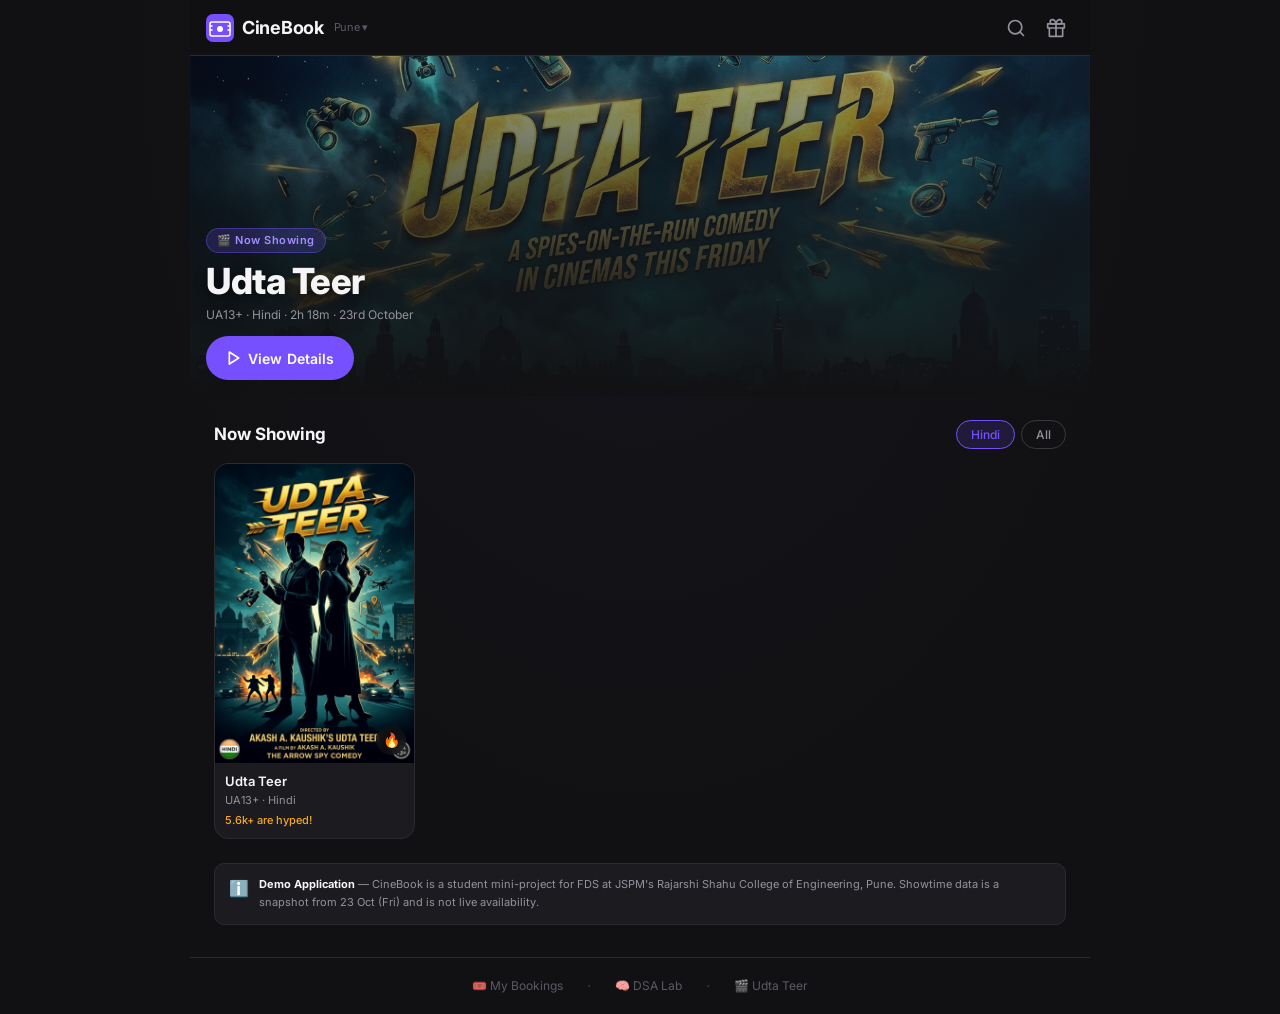
<file: index.html>
<!DOCTYPE html>
<html lang="en">
<head>
  <meta charset="UTF-8">
  <meta name="viewport" content="width=device-width, initial-scale=1.0">
  <meta name="description" content="CineBook — Book movie tickets for Udta Teer and more. Fast, easy, and reliable cinema booking for Pune theatres.">
  <title>CineBook — Movie Tickets</title>
  <link rel="stylesheet" href="styles.css">
</head>
<body>
<div class="page" id="home-page">

  <!-- ── Navigation Bar ─────────────────────────── -->
  <nav class="topbar">
    <div class="topbar-brand">
      <svg width="28" height="28" viewBox="0 0 28 28" fill="none" xmlns="http://www.w3.org/2000/svg" aria-hidden="true">
        <rect width="28" height="28" rx="7" fill="#7650FF"/>
        <rect x="4" y="8" width="20" height="14" rx="2" fill="none" stroke="#fff" stroke-width="1.5"/>
        <path d="M4 12h2M22 12h2M4 16h2M22 16h2" stroke="#fff" stroke-width="1.5" stroke-linecap="round"/>
        <circle cx="14" cy="15" r="3" fill="#fff"/>
      </svg>
      CineBook
      <span style="font-size:11px;font-weight:400;color:var(--text-muted);margin-left:2px;">Pune ▾</span>
    </div>
    <div class="topbar-actions">
      <button class="icon-btn" id="search-btn" aria-label="Search movies">
        <svg viewBox="0 0 24 24" fill="none" stroke="currentColor" stroke-width="2" stroke-linecap="round" stroke-linejoin="round">
          <circle cx="11" cy="11" r="8"/><path d="m21 21-4.35-4.35"/>
        </svg>
      </button>
      <button class="icon-btn" onclick="window.location.href='bookings.html'" aria-label="My bookings">
        <svg viewBox="0 0 24 24" fill="none" stroke="currentColor" stroke-width="2" stroke-linecap="round" stroke-linejoin="round">
          <path d="M20 12V22H4V12"/><path d="M22 7H2v5h20V7z"/><path d="M12 22V7"/><path d="M12 7H7.5a2.5 2.5 0 0 1 0-5C11 2 12 7 12 7z"/><path d="M12 7h4.5a2.5 2.5 0 0 0 0-5C13 2 12 7 12 7z"/>
        </svg>
      </button>
    </div>
  </nav>

  <!-- ── Search Overlay (hidden by default) ────── -->
  <div id="search-overlay" class="hidden" style="position:fixed;inset:0;z-index:200;background:rgba(17,17,19,0.97);padding:16px;">
    <div style="display:flex;gap:10px;align-items:center;margin-bottom:16px;">
      <input id="search-input" type="search" placeholder="Search movies…" class="form-input" style="flex:1;" autocomplete="off">
      <button onclick="closeSearch()" style="font-size:13px;color:var(--accent);font-weight:600;background:none;border:none;cursor:pointer;">Cancel</button>
    </div>
    <div id="search-results"></div>
  </div>

  <!-- ── Featured Hero ─────────────────────────── -->
  <section class="home-hero" id="hero-section" role="banner">
    <img src="backdrop.jpg" alt="Udta Teer cinematic backdrop" class="hero-backdrop" onerror="this.style.display='none'">
    <div class="hero-gradient"></div>
    <div class="hero-content">
      <div class="hero-badge">🎬 Now Showing</div>
      <h1 class="hero-title">Udta Teer</h1>
      <p class="hero-meta">UA13+ · Hindi · 2h 18m · 23rd October</p>
      <button class="btn btn-primary" id="hero-book-btn" onclick="goToMovieDetails('udta-teer')">
        <svg width="16" height="16" viewBox="0 0 24 24" fill="none" stroke="currentColor" stroke-width="2.5" stroke-linecap="round" stroke-linejoin="round" aria-hidden="true"><polygon points="5 3 19 12 5 21 5 3"/></svg>
        View Details
      </button>
    </div>
  </section>

  <!-- ── Currently Showing ─────────────────────── -->
  <main>
    <section class="home-section" id="now-showing-section">
      <div style="display:flex;align-items:center;justify-content:space-between;margin-bottom:14px;">
        <h2 class="section-title" style="margin:0;">Now Showing</h2>
        <div style="display:flex;gap:6px;">
          <button class="filter-chip active" id="filter-hindi" onclick="filterMovies('Hindi',this)">Hindi</button>
          <button class="filter-chip" id="filter-all" onclick="filterMovies('All',this)">All</button>
        </div>
      </div>
      <div class="movie-grid" id="movie-grid"></div>
    </section>

    <!-- ── Sample / Demo note ──────────────────── -->
    <section class="home-section">
      <div style="background:var(--bg-card);border:1px solid var(--border-subtle);border-radius:var(--radius-md);padding:12px 14px;display:flex;gap:10px;align-items:flex-start;">
        <span style="font-size:16px;flex-shrink:0;">ℹ️</span>
        <p style="font-size:11px;color:var(--text-secondary);line-height:1.6;margin:0;">
          <strong style="color:var(--text-primary);">Demo Application</strong> — CineBook is a student mini-project for FDS at JSPM's Rajarshi Shahu College of Engineering, Pune. Showtime data is a snapshot from 23 Oct (Fri) and is not live availability.
        </p>
      </div>
    </section>
  </main>

  <!-- ── Footer ─────────────────────────────────── -->
  <footer class="footer">
    <a href="bookings.html" class="footer-link">🎟️ My Bookings</a>
    <span style="color:var(--border);">·</span>
    <a href="dsa.html" class="footer-link">🧠 DSA Lab</a>
    <span style="color:var(--border);">·</span>
    <a href="movie.html" class="footer-link">🎬 Udta Teer</a>
  </footer>
</div>

<!-- Scripts -->
<script src="data.js"></script>
<script src="data-structures.js"></script>
<script src="app.js"></script>
<script>
"use strict";

// ── Home page specific logic ──────────────────────────
let currentFilter = "Hindi";

function goToMovieDetails(movieId) {
  App.Session.setMovie(movieId);
  window.location.href = "movie.html?id=" + movieId;
}

function renderMovieGrid(filter) {
  const grid = document.getElementById("movie-grid");
  if (!grid) return;

  // Use DSA linearSearch and bubbleSort to filter and sort
  let movies = CineData.MOVIES.slice();

  // Bubble sort by rating descending (demonstrating the DSA)
  const sorted = DSA.bubbleSort(movies, "rating", "desc").sorted;

  // Filter
  const filtered = filter === "All"
    ? sorted
    : sorted.filter(m => m.language === filter || m.id === "udta-teer");

  grid.innerHTML = filtered.map(movie => `
    <article class="movie-card" onclick="goToMovieDetails('${movie.id}')" role="button" tabindex="0"
      aria-label="View ${movie.title} details" id="movie-card-${movie.id}"
      onkeypress="if(event.key==='Enter') goToMovieDetails('${movie.id}')">
      <div class="movie-poster">
        ${movie.id === "udta-teer"
          ? `<img src="poster.jpg" alt="${movie.title} poster" loading="lazy" onerror="this.parentElement.innerHTML='<div class=\\'movie-poster-placeholder\\'><span style=\\'font-size:32px;\\'>🎬</span><br>${movie.title}</div>'">`
          : `<div class="movie-poster-placeholder" style="background:linear-gradient(135deg,${movie.posterBg||'#1C1C20'},#2d2d35);">
               <span style="font-size:32px;display:block;margin-bottom:6px;">🎬</span>
               <span>${movie.title}</span>
             </div>`
        }
        ${movie.releaseDate === "Re-release" ? '<div class="movie-card-badge">Re-release</div>' : ""}
        <button class="movie-hype-btn" onclick="event.stopPropagation();showToast('🔥 Added to hype!','success')" aria-label="Hype ${movie.title}">🔥</button>
      </div>
      <div class="movie-card-info">
        <div class="movie-card-title">${movie.title}</div>
        <div class="movie-card-meta">${movie.certification} · ${movie.language}</div>
        <div class="movie-card-hype">${movie.hypeCount || "New"} ${movie.hypeCount ? "are hyped!" : "release"}</div>
      </div>
    </article>
  `).join("");
}

function filterMovies(filter, btn) {
  currentFilter = filter;
  document.querySelectorAll(".filter-chip").forEach(b => b.classList.remove("active"));
  btn.classList.add("active");
  renderMovieGrid(filter);
}

// ── Search ─────────────────────────────────────────────
const searchBtn = document.getElementById("search-btn");
const searchOverlay = document.getElementById("search-overlay");
const searchInput = document.getElementById("search-input");
const searchResults = document.getElementById("search-results");

searchBtn.addEventListener("click", () => {
  searchOverlay.classList.remove("hidden");
  setTimeout(() => searchInput.focus(), 100);
});

function closeSearch() {
  searchOverlay.classList.add("hidden");
  searchInput.value = "";
  searchResults.innerHTML = "";
}

searchInput.addEventListener("input", () => {
  const q = searchInput.value.trim();
  if (!q) { searchResults.innerHTML = ""; return; }

  // Linear Search (DSA demo)
  const result = DSA.linearSearch(CineData.MOVIES, q, "title");
  const matches = CineData.MOVIES.filter(m => m.title.toLowerCase().includes(q.toLowerCase()));

  if (matches.length === 0) {
    searchResults.innerHTML = `<p style="color:var(--text-muted);font-size:13px;text-align:center;padding:32px 0;">No movies found for "<strong style='color:var(--text-secondary);'>${q}</strong>"</p>`;
    return;
  }

  searchResults.innerHTML = `
    <p style="font-size:11px;color:var(--text-muted);margin-bottom:10px;">
      🔍 Linear Search — scanned ${DSA.linearSearch(CineData.MOVIES,q,"title").steps} item(s)
    </p>
    <div style="display:flex;flex-direction:column;gap:10px;">
      ${matches.map(m => `
        <div onclick="goToMovieDetails('${m.id}');closeSearch()" style="display:flex;gap:12px;align-items:center;background:var(--bg-card);border:1px solid var(--border-subtle);border-radius:var(--radius-md);padding:12px;cursor:pointer;">
          <div style="width:36px;height:52px;border-radius:6px;background:var(--bg-surface);flex-shrink:0;display:flex;align-items:center;justify-content:center;font-size:18px;">🎬</div>
          <div>
            <div style="font-size:14px;font-weight:600;">${m.title}</div>
            <div style="font-size:12px;color:var(--text-secondary);">${m.certification} · ${m.language} · ${m.runtime||''}</div>
          </div>
        </div>
      `).join("")}
    </div>
  `;
});

// Close search on Escape
document.addEventListener("keydown", e => { if (e.key === "Escape") closeSearch(); });

// Init
document.addEventListener("DOMContentLoaded", () => {
  renderMovieGrid(currentFilter);
});

function showToast(msg, type) { App.showToast(msg, type); }
</script>
</body>
</html>
</file>
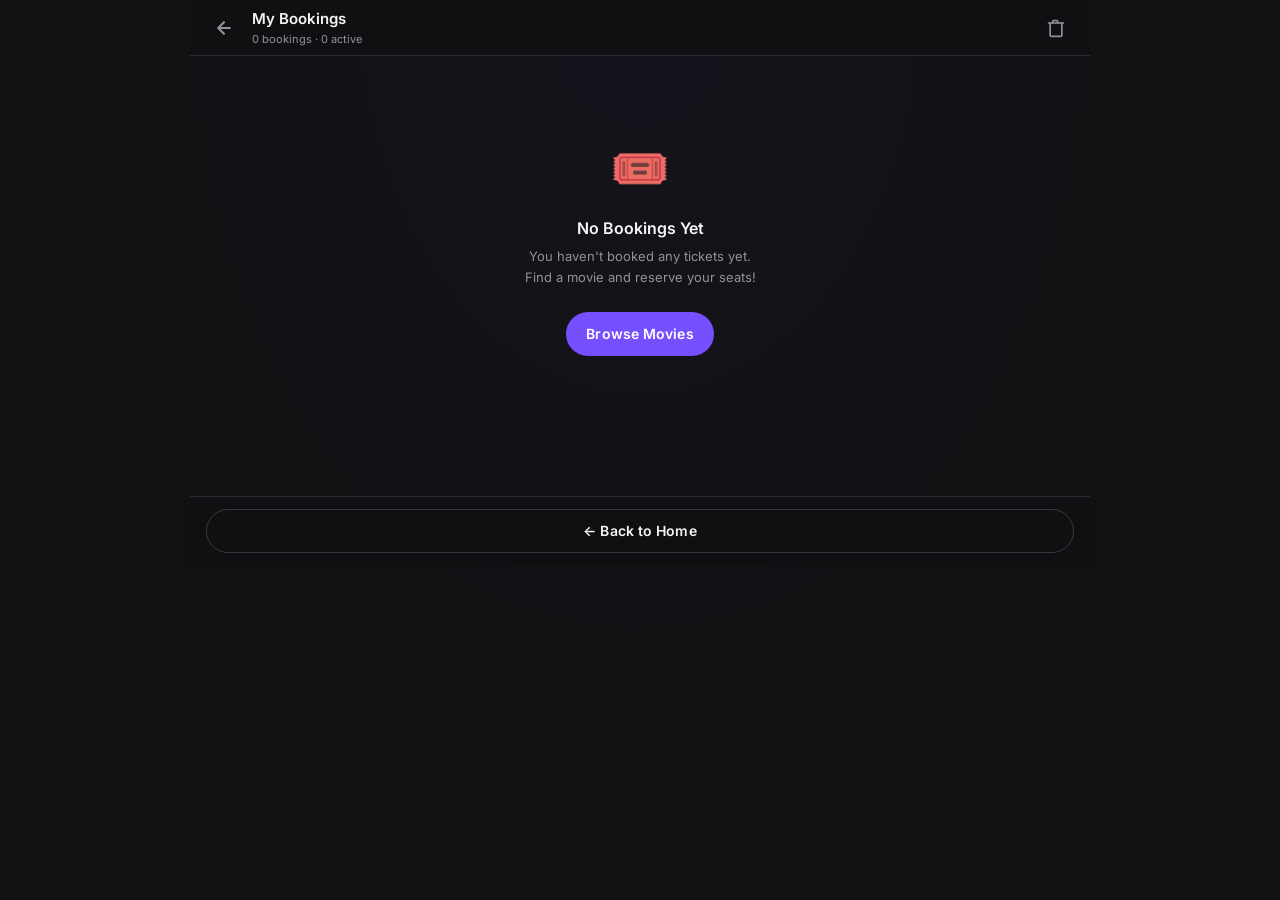
<file: bookings.html>
<!DOCTYPE html>
<html lang="en">
<head>
  <meta charset="UTF-8">
  <meta name="viewport" content="width=device-width, initial-scale=1.0">
  <meta name="description" content="View and manage your CineBook movie ticket bookings.">
  <title>My Bookings — CineBook</title>
  <link rel="stylesheet" href="styles.css">
</head>
<body>
<div class="page" id="bookings-page">

  <!-- ── Sub-page Bar ───────────────────────────── -->
  <nav class="subpage-bar">
    <button class="icon-btn" onclick="window.location.href='index.html'" aria-label="Go home">
      <svg viewBox="0 0 24 24" fill="none" stroke="currentColor" stroke-width="2.5" stroke-linecap="round" stroke-linejoin="round">
        <path d="M19 12H5M12 5l-7 7 7 7"/>
      </svg>
    </button>
    <div class="subpage-bar-center">
      <div class="subpage-title">My Bookings</div>
      <div class="subpage-meta" id="booking-count-meta">Loading…</div>
    </div>
    <button class="icon-btn" id="clear-all-btn" aria-label="Clear all bookings" onclick="clearAllBookings()" title="Clear all bookings (demo reset)">
      <svg viewBox="0 0 24 24" fill="none" stroke="currentColor" stroke-width="2" stroke-linecap="round" stroke-linejoin="round">
        <polyline points="3 6 5 6 21 6"/><path d="M19 6v14a2 2 0 0 1-2 2H7a2 2 0 0 1-2-2V6m3 0V4a1 1 0 0 1 1-1h4a1 1 0 0 1 1 1v2"/>
      </svg>
    </button>
  </nav>

  <!-- ── Bookings Body ──────────────────────────── -->
  <main class="bookings-body" id="bookings-body">
    <!-- rendered by JS -->
  </main>

  <!-- ── Footer ─────────────────────────────────── -->
  <div style="position:sticky;bottom:0;background:rgba(17,17,19,0.96);backdrop-filter:blur(12px);border-top:1px solid var(--border-subtle);padding:12px 16px;padding-bottom:max(12px,env(safe-area-inset-bottom));">
    <button class="btn btn-outline btn-full" onclick="window.location.href='index.html'">
      ← Back to Home
    </button>
  </div>
</div>

<!-- Cancel Confirmation Dialog -->
<div id="cancel-dialog" class="hidden" style="position:fixed;inset:0;z-index:300;background:rgba(0,0,0,0.7);display:flex;align-items:flex-end;justify-content:center;">
  <div style="background:var(--bg-card);border-radius:var(--radius-xl) var(--radius-xl) 0 0;padding:24px 20px;width:100%;max-width:480px;border-top:1px solid var(--border);">
    <h2 style="font-size:17px;font-weight:700;margin-bottom:8px;">Cancel Booking?</h2>
    <p style="font-size:13px;color:var(--text-secondary);margin-bottom:20px;">
      This will cancel your booking and release your seats. This action cannot be undone.
    </p>
    <div style="display:flex;gap:10px;">
      <button class="btn btn-outline" style="flex:1;" onclick="closeCancelDialog()">Keep Booking</button>
      <button class="btn btn-danger" style="flex:1;" id="confirm-cancel-btn" onclick="executeCancel()">Cancel Booking</button>
    </div>
  </div>
</div>

<script src="data.js"></script>
<script src="data-structures.js"></script>
<script src="app.js"></script>
<script>
"use strict";

let cancelTargetId = null;

// ── Render Bookings ───────────────────────────────────
function renderBookings() {
  const body = document.getElementById("bookings-body");
  const bookings = DSA.getAllBookings();

  const meta = document.getElementById("booking-count-meta");
  const total = bookings.length;
  const confirmed = bookings.filter(b => b.status === "confirmed").length;
  meta.textContent = `${total} booking${total !== 1 ? "s" : ""} · ${confirmed} active`;

  if (bookings.length === 0) {
    body.innerHTML = `
      <div class="empty-state">
        <div class="empty-state-icon">🎟️</div>
        <div class="empty-state-title">No Bookings Yet</div>
        <div class="empty-state-desc">
          You haven't booked any tickets yet.<br>
          Find a movie and reserve your seats!
        </div>
        <button class="btn btn-primary" onclick="window.location.href='index.html'" style="margin-top:24px;">
          Browse Movies
        </button>
      </div>
    `;
    return;
  }

  body.innerHTML = bookings.map(booking => renderBookingCard(booking)).join("");

  // Bind cancel buttons
  body.querySelectorAll(".cancel-booking-btn[data-booking-id]").forEach(btn => {
    btn.addEventListener("click", () => openCancelDialog(btn.dataset.bookingId));
  });
}

function renderBookingCard(booking) {
  const isCancelled = booking.status === "cancelled";
  const seats = Array.isArray(booking.seats)
    ? booking.seats.map(s => s.id).join(", ")
    : "—";

  const bookingDate = new Date(booking.createdAt);
  const timeStr = isNaN(bookingDate)
    ? ""
    : ` · Booked ${bookingDate.toLocaleDateString("en-IN", { day:"numeric", month:"short" })}`;

  const cancelBtn = !isCancelled
    ? `<button class="btn btn-danger cancel-booking-btn" data-booking-id="${booking.id}"
        style="padding:6px 14px;height:34px;font-size:12px;">Cancel</button>`
    : `<span style="font-size:11px;color:var(--text-muted);">Cancelled on ${new Date(booking.cancelledAt||"").toLocaleDateString("en-IN",{day:"numeric",month:"short"})||""}</span>`;

  return `
    <div class="booking-list-item ${isCancelled ? "cancelled" : ""}" id="booking-${booking.id}">
      <div class="booking-item-header">
        <div class="booking-item-movie">${booking.movieTitle}</div>
        <div class="booking-status-badge ${isCancelled ? "status-cancelled" : "status-confirmed"}">
          ${isCancelled ? "Cancelled" : "Confirmed"}
        </div>
      </div>

      <div class="booking-item-meta">
        <strong>${booking.theatreName}</strong><br>
        ${booking.date} · ${booking.showTime}${booking.showFormat && booking.showFormat !== "Standard" ? " · " + booking.showFormat : ""}<br>
        Seats: <strong>${seats}</strong>${timeStr}
      </div>

      <div class="booking-item-footer">
        <div>
          <div class="booking-item-total">₹${booking.total.toLocaleString("en-IN")}</div>
          <div class="booking-item-id">${booking.id}</div>
        </div>
        <div style="display:flex;gap:8px;align-items:center;">
          <button class="btn btn-ghost" style="padding:6px 12px;height:34px;font-size:12px;"
            onclick="window.location.href='confirmation.html?id=${booking.id}'">
            View Ticket
          </button>
          ${cancelBtn}
        </div>
      </div>
    </div>
  `;
}

// ── Cancel Dialog ─────────────────────────────────────
function openCancelDialog(bookingId) {
  cancelTargetId = bookingId;
  document.getElementById("cancel-dialog").classList.remove("hidden");
  document.getElementById("cancel-dialog").style.display = "flex";
}
function closeCancelDialog() {
  cancelTargetId = null;
  document.getElementById("cancel-dialog").classList.add("hidden");
  document.getElementById("cancel-dialog").style.display = "";
}
function executeCancel() {
  if (!cancelTargetId) return;

  const booking = DSA.getBookingById(cancelTargetId);
  if (!booking) { closeCancelDialog(); return; }

  // Release seats in LocalStorage
  const seatIds = booking.seats.map(s => s.id);
  DSA.releaseSeats(booking.theatreId, booking.showId, seatIds);

  // Update booking status in linked list
  DSA.cancelBooking(cancelTargetId);

  closeCancelDialog();
  App.showToast("Booking cancelled. Seats released.", "info");
  renderBookings();
}

// ── Clear All (demo reset) ────────────────────────────
function clearAllBookings() {
  if (!confirm("Delete all bookings and reset seat availability? This is a demo reset.")) return;
  localStorage.removeItem("cinebook_bookings");
  // Clear all seat availability keys
  const keys = Object.keys(localStorage).filter(k => k.startsWith("cinebook_seats_"));
  keys.forEach(k => localStorage.removeItem(k));
  // Reset linked list
  DSA.bookingList.head = null;
  DSA.bookingList.count = 0;
  renderBookings();
  App.showToast("All demo bookings cleared.", "info");
}

// ── Init ──────────────────────────────────────────────
document.addEventListener("DOMContentLoaded", renderBookings);

// Close dialog when clicking backdrop
document.getElementById("cancel-dialog")?.addEventListener("click", function(e) {
  if (e.target === this) closeCancelDialog();
});
</script>
</body>
</html>
</file>
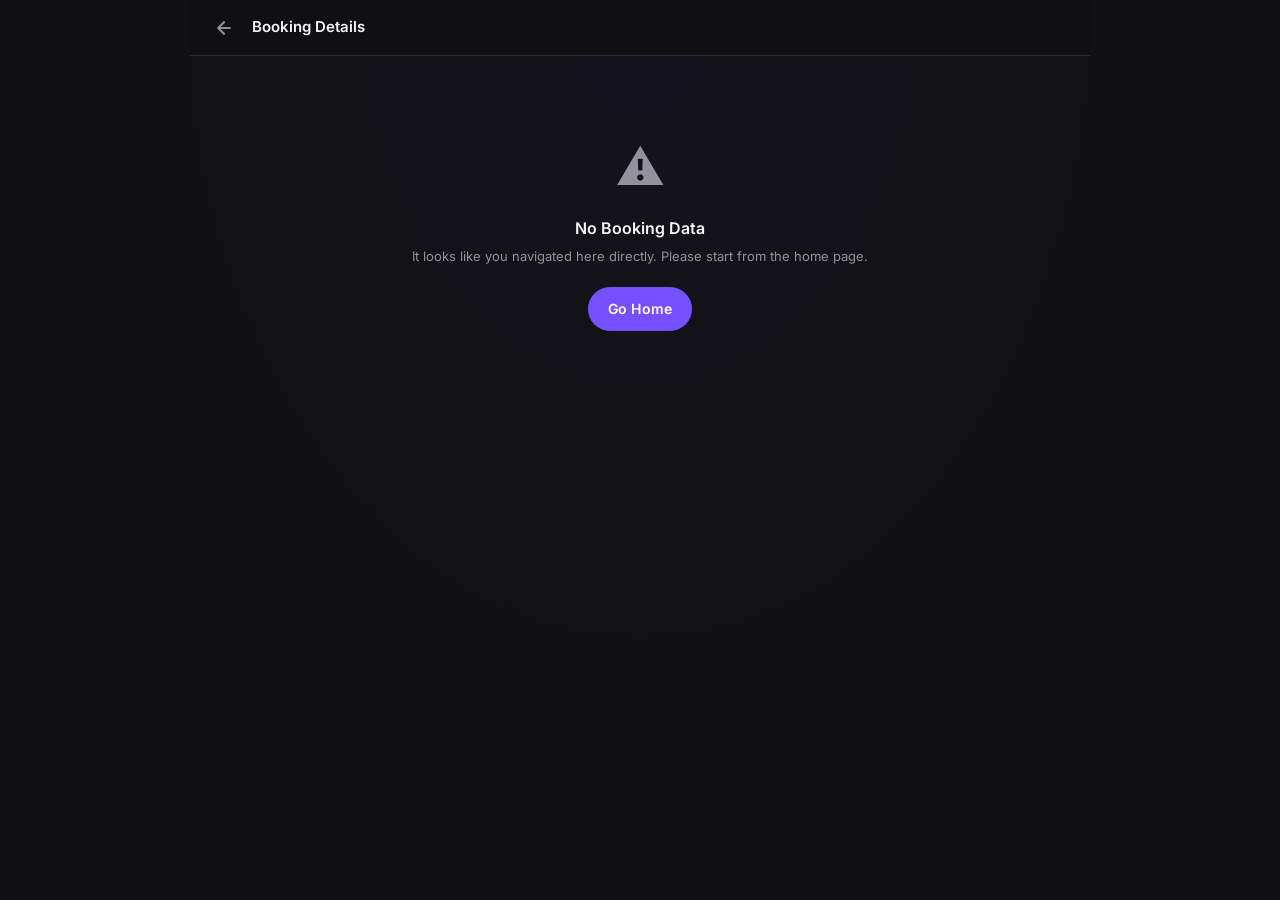
<file: checkout.html>
<!DOCTYPE html>
<html lang="en">
<head>
  <meta charset="UTF-8">
  <meta name="viewport" content="width=device-width, initial-scale=1.0">
  <meta name="description" content="Review and confirm your CineBook movie ticket booking.">
  <title>Checkout — CineBook</title>
  <link rel="stylesheet" href="styles.css">
</head>
<body>
<div class="page" id="checkout-page">

  <!-- ── Sub-page Bar ───────────────────────────── -->
  <nav class="subpage-bar">
    <button class="icon-btn" onclick="App.goBack()" aria-label="Go back to seat selection">
      <svg viewBox="0 0 24 24" fill="none" stroke="currentColor" stroke-width="2.5" stroke-linecap="round" stroke-linejoin="round">
        <path d="M19 12H5M12 5l-7 7 7 7"/>
      </svg>
    </button>
    <div class="subpage-bar-center">
      <div class="subpage-title">Booking Details</div>
    </div>
  </nav>

  <!-- ── Checkout Body ─────────────────────────── -->
  <main class="checkout-body" id="checkout-body">

    <!-- Availability error -->
    <div id="availability-error" class="hidden"
      style="background:var(--red-dim);border:1px solid rgba(255,59,48,0.3);border-radius:var(--radius-md);padding:12px;margin-bottom:16px;font-size:13px;color:var(--red);display:flex;gap:8px;align-items:flex-start;">
      <span>⚠</span>
      <div>
        <strong>Seat Availability Changed</strong><br>
        <span id="availability-error-msg">Some of your selected seats are no longer available.</span>
        <br><button onclick="App.goBack()" style="color:var(--accent);font-weight:600;font-size:12px;background:none;border:none;cursor:pointer;margin-top:4px;">← Re-select seats</button>
      </div>
    </div>

    <!-- Movie card -->
    <div class="checkout-movie-card">
      <div class="checkout-poster">
        <img src="poster.jpg" alt="Udta Teer" style="width:100%;height:100%;object-fit:cover;"
          onerror="this.parentElement.innerHTML='🎬'">
      </div>
      <div class="checkout-movie-info">
        <div class="checkout-movie-title">Udta Teer</div>
        <div class="checkout-movie-meta">UA13+ · Hindi · 2h 18m</div>
        <div style="margin-top:4px;font-size:11px;color:var(--text-muted);">Released 23rd October</div>
      </div>
    </div>

    <!-- Booking detail block -->
    <div class="detail-block">
      <div class="detail-row">
        <span class="detail-key">Theatre</span>
        <span class="detail-val" id="detail-theatre">—</span>
      </div>
      <div class="detail-row">
        <span class="detail-key">Date</span>
        <span class="detail-val" id="detail-date">—</span>
      </div>
      <div class="detail-row">
        <span class="detail-key">Showtime</span>
        <span class="detail-val" id="detail-show">—</span>
      </div>
      <div class="detail-row">
        <span class="detail-key">Format</span>
        <span class="detail-val" id="detail-format">Standard</span>
      </div>
      <div class="detail-row">
        <span class="detail-key">Seats</span>
        <span class="detail-val" id="detail-seats">—</span>
      </div>
    </div>

    <!-- Seat price breakdown -->
    <div class="detail-block" id="price-breakdown">
      <!-- filled by JS -->
    </div>

    <!-- Contact form -->
    <div class="detail-block" style="padding:14px;">
      <div style="font-size:13px;font-weight:700;margin-bottom:14px;">Your Details</div>

      <div class="form-group">
        <label for="guest-name" class="form-label">Full Name *</label>
        <input type="text" id="guest-name" class="form-input" placeholder="Enter your name" autocomplete="name">
        <div class="form-error" id="name-error">Please enter your name.</div>
      </div>

      <div class="form-group">
        <label for="guest-email" class="form-label">Email Address *</label>
        <input type="email" id="guest-email" class="form-input" placeholder="you@email.com" autocomplete="email">
        <div class="form-error" id="email-error">Please enter a valid email address.</div>
      </div>

      <div class="form-group">
        <label for="guest-phone" class="form-label">Mobile Number *</label>
        <input type="tel" id="guest-phone" class="form-input" placeholder="10-digit mobile number" autocomplete="tel" maxlength="10">
        <div class="form-error" id="phone-error">Please enter a valid 10-digit mobile number.</div>
      </div>
    </div>

    <!-- Notice -->
    <div style="background:var(--bg-card);border:1px solid var(--border-subtle);border-radius:var(--radius-md);padding:12px 14px;margin-bottom:16px;display:flex;gap:10px;">
      <span style="font-size:14px;flex-shrink:0;">🔒</span>
      <p style="font-size:11px;color:var(--text-secondary);line-height:1.6;margin:0;">
        This is a <strong style="color:var(--text-primary);">demonstration booking</strong>. No real payment or personal data is processed. Seats are reserved in this demo application only.
      </p>
    </div>
  </main>

  <!-- ── Sticky Confirm Bar ─────────────────────── -->
  <div class="book-bar" style="display:flex;flex-direction:column;gap:10px;">
    <div style="display:flex;justify-content:space-between;align-items:center;">
      <div>
        <div style="font-size:11px;color:var(--text-secondary);">Total Amount</div>
        <div style="font-size:20px;font-weight:800;color:var(--accent);">₹<span id="total-display">0</span></div>
      </div>
      <button class="btn btn-outline" onclick="App.goBack()">← Back to Seats</button>
    </div>
    <button class="btn btn-primary btn-full btn-lg" id="confirm-btn" onclick="confirmBooking()">
      Confirm Booking
    </button>
  </div>
</div>

<script src="data.js"></script>
<script src="data-structures.js"></script>
<script src="app.js"></script>
<script>
"use strict";

let pageTheatre = null;
let pageShow = null;
let pageDate = "";
let pageSeats = [];

document.addEventListener("DOMContentLoaded", () => {
  const theatreId = App.getParam("theatre") || App.Session.getTheatre();
  const showId    = App.getParam("show")    || App.Session.getShow();
  pageDate        = App.getParam("date")
    ? decodeURIComponent(App.getParam("date"))
    : (App.Session.getDate() || "23 Oct");
  pageSeats       = App.Session.getSeats();

  if (!theatreId || !showId || !pageSeats || pageSeats.length === 0) {
    document.getElementById("checkout-body").innerHTML = `
      <div class="empty-state">
        <div class="empty-state-icon">⚠️</div>
        <div class="empty-state-title">No Booking Data</div>
        <div class="empty-state-desc">It looks like you navigated here directly. Please start from the home page.</div>
        <button class="btn btn-primary" onclick="window.location.href='index.html'" style="margin-top:20px;">Go Home</button>
      </div>`;
    document.querySelector(".book-bar").style.display = "none";
    return;
  }

  pageTheatre = CineData.getTheatreById(theatreId);
  const showResult = CineData.getShowById(theatreId, showId);
  pageShow = showResult ? showResult.show : null;

  if (!pageTheatre || !pageShow) {
    App.showToast("Could not load booking details.", "error");
    return;
  }

  // Check seat availability
  const seatIds = pageSeats.map(s => s.id);
  if (!DSA.areSeatsAvailable(theatreId, showId, seatIds)) {
    const errorEl = document.getElementById("availability-error");
    errorEl.classList.remove("hidden");
    document.getElementById("availability-error-msg").textContent =
      "One or more of your selected seats have already been booked. Please go back and select different seats.";
    document.getElementById("confirm-btn").disabled = true;
    document.getElementById("confirm-btn").style.opacity = "0.4";
  }

  renderDetails();
});

function renderDetails() {
  document.getElementById("detail-theatre").textContent = pageTheatre.fullName;
  document.getElementById("detail-date").textContent    = pageDate;
  document.getElementById("detail-show").textContent    = pageShow.time;
  document.getElementById("detail-format").textContent  = pageShow.format || "Standard";
  document.getElementById("detail-seats").textContent   = pageSeats.map(s => s.id).join(", ");

  // Price breakdown
  const breakdown = document.getElementById("price-breakdown");
  const groups = {};
  pageSeats.forEach(s => {
    const key = `${s.category}|${s.price}`;
    if (!groups[key]) groups[key] = { category: s.category, price: s.price, count: 0, seats: [] };
    groups[key].count++;
    groups[key].seats.push(s.id);
  });

  const total = pageSeats.reduce((sum, s) => sum + s.price, 0);

  breakdown.innerHTML = `
    <div style="font-size:13px;font-weight:700;margin-bottom:12px;">Price Breakdown</div>
    ${Object.values(groups).map(g => {
      const catInfo = CineData.SEAT_CATEGORIES[g.category] || { label: g.category };
      return `
        <div class="detail-row">
          <div>
            <div class="detail-key">${catInfo.label}</div>
            <div style="font-size:10px;color:var(--text-muted);">${g.seats.join(", ")}</div>
          </div>
          <span class="detail-val">${g.count} × ₹${g.price} = ₹${(g.count * g.price).toLocaleString("en-IN")}</span>
        </div>
      `;
    }).join("")}
    <div class="total-row">
      <span class="total-label">Total</span>
      <span class="total-amount">₹${total.toLocaleString("en-IN")}</span>
    </div>
  `;

  document.getElementById("total-display").textContent = total.toLocaleString("en-IN");
  document.title = `Checkout ₹${total} — CineBook`;
}

// ── Validation ────────────────────────────────────────
function validateForm() {
  let valid = true;
  const name  = document.getElementById("guest-name").value.trim();
  const email = document.getElementById("guest-email").value.trim();
  const phone = document.getElementById("guest-phone").value.trim();

  const nameErr  = document.getElementById("name-error");
  const emailErr = document.getElementById("email-error");
  const phoneErr = document.getElementById("phone-error");

  if (!name || name.length < 2) {
    nameErr.classList.add("visible"); valid = false;
  } else {
    nameErr.classList.remove("visible");
  }

  const emailRx = /^[^\s@]+@[^\s@]+\.[^\s@]+$/;
  if (!email || !emailRx.test(email)) {
    emailErr.classList.add("visible"); valid = false;
  } else {
    emailErr.classList.remove("visible");
  }

  const phoneRx = /^\d{10}$/;
  if (!phone || !phoneRx.test(phone)) {
    phoneErr.classList.add("visible"); valid = false;
  } else {
    phoneErr.classList.remove("visible");
  }

  return valid;
}

// ── Confirm Booking ───────────────────────────────────
function confirmBooking() {
  if (!validateForm()) {
    App.showToast("Please fill in all required fields correctly.", "error");
    return;
  }

  const seatIds = pageSeats.map(s => s.id);

  // Final availability check
  if (!DSA.areSeatsAvailable(pageTheatre.id, pageShow.id, seatIds)) {
    document.getElementById("availability-error").classList.remove("hidden");
    document.getElementById("availability-error-msg").textContent =
      "Some seats are no longer available. Please go back and re-select.";
    App.showToast("Seat availability conflict. Please re-select seats.", "error");
    return;
  }

  // Occupy seats in LocalStorage
  DSA.occupySeats(pageTheatre.id, pageShow.id, seatIds);

  // Build booking record
  const total = pageSeats.reduce((sum, s) => sum + s.price, 0);
  const bookingData = {
    movieId:     "udta-teer",
    movieTitle:  "Udta Teer",
    theatreId:   pageTheatre.id,
    theatreName: pageTheatre.fullName,
    date:        pageDate,
    showId:      pageShow.id,
    showTime:    pageShow.time,
    showFormat:  pageShow.format || "Standard",
    seats:       pageSeats.map(s => ({ id: s.id, category: s.category, price: s.price })),
    total:       total,
    guestName:   document.getElementById("guest-name").value.trim(),
    guestEmail:  document.getElementById("guest-email").value.trim(),
    guestPhone:  document.getElementById("guest-phone").value.trim()
  };

  // Add to linked list (DSA) and persist
  const booking = DSA.addBooking(bookingData);
  App.Session.setLastBooking(booking);
  App.Session.clearSeats();

  // Navigate to confirmation
  window.location.href = `confirmation.html?id=${booking.id}`;
}

// Live validation
["guest-name","guest-email","guest-phone"].forEach(id => {
  document.getElementById(id)?.addEventListener("input", () => {
    const errId = id.replace("guest-","") + "-error";
    document.getElementById(errId)?.classList.remove("visible");
  });
});
</script>
</body>
</html>
</file>
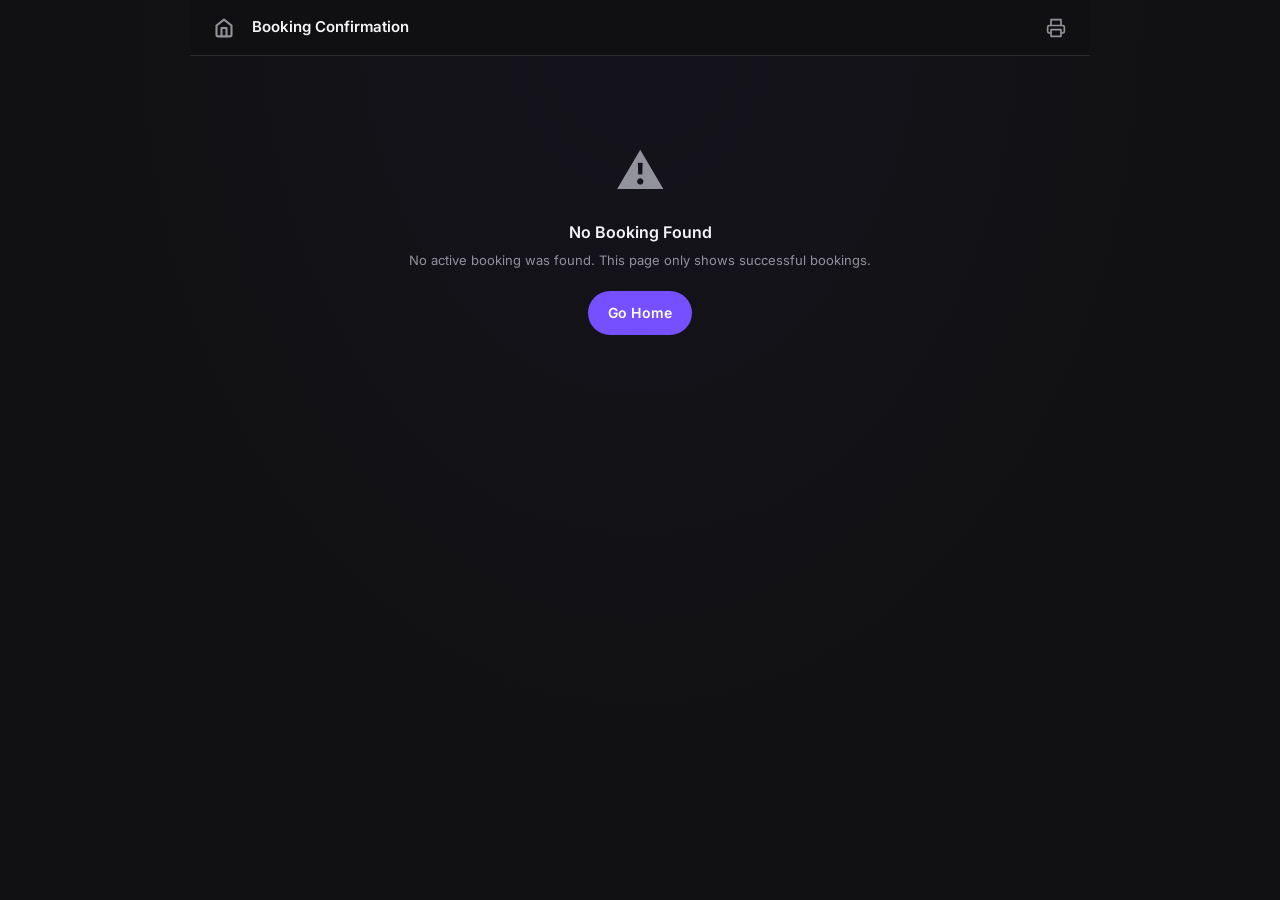
<file: confirmation.html>
<!DOCTYPE html>
<html lang="en">
<head>
  <meta charset="UTF-8">
  <meta name="viewport" content="width=device-width, initial-scale=1.0">
  <meta name="description" content="Booking Confirmed! Your CineBook movie ticket booking is confirmed.">
  <title>Booking Confirmed — CineBook</title>
  <link rel="stylesheet" href="styles.css">
  <style>
    .confirm-page-body {
      padding: 24px 16px 100px;
      max-width: 480px;
      margin: 0 auto;
    }
    @keyframes pop-in {
      0%   { transform: scale(0.7); opacity: 0; }
      70%  { transform: scale(1.08); }
      100% { transform: scale(1); opacity: 1; }
    }
    .success-icon-anim {
      animation: pop-in 0.45s cubic-bezier(0.34,1.56,0.64,1) both;
    }
    @keyframes fade-up {
      from { opacity: 0; transform: translateY(16px); }
      to   { opacity: 1; transform: translateY(0); }
    }
    .fade-up { animation: fade-up 0.4s ease both; }
    .fade-up-1 { animation-delay: 0.15s; }
    .fade-up-2 { animation-delay: 0.25s; }
    .fade-up-3 { animation-delay: 0.35s; }

    /* QR grid pattern */
    .qr-grid {
      display: grid;
      grid-template-columns: repeat(7, 1fr);
      gap: 2px;
      padding: 8px;
      width: 80px;
      height: 80px;
    }
    .qr-cell {
      border-radius: 1px;
    }
  </style>
</head>
<body>
<div class="page" id="confirmation-page">

  <!-- ── Sub-page Bar ───────────────────────────── -->
  <nav class="subpage-bar">
    <button class="icon-btn" onclick="window.location.href='index.html'" aria-label="Go home">
      <svg viewBox="0 0 24 24" fill="none" stroke="currentColor" stroke-width="2.5" stroke-linecap="round" stroke-linejoin="round">
        <path d="M3 9l9-7 9 7v11a2 2 0 0 1-2 2H5a2 2 0 0 1-2-2z"/>
        <polyline points="9 22 9 12 15 12 15 22"/>
      </svg>
    </button>
    <div class="subpage-bar-center">
      <div class="subpage-title">Booking Confirmation</div>
    </div>
    <button class="icon-btn" onclick="window.print()" aria-label="Print ticket">
      <svg viewBox="0 0 24 24" fill="none" stroke="currentColor" stroke-width="2" stroke-linecap="round" stroke-linejoin="round">
        <polyline points="6 9 6 2 18 2 18 9"/><path d="M6 18H4a2 2 0 0 1-2-2v-5a2 2 0 0 1 2-2h16a2 2 0 0 1 2 2v5a2 2 0 0 1-2 2h-2"/><rect x="6" y="14" width="12" height="8"/>
      </svg>
    </button>
  </nav>

  <!-- ── Not Found State ───────────────────────── -->
  <div id="not-found-state" class="hidden">
    <div class="empty-state" style="padding:80px 32px;">
      <div class="empty-state-icon">⚠️</div>
      <div class="empty-state-title">No Booking Found</div>
      <div class="empty-state-desc">No active booking was found. This page only shows successful bookings.</div>
      <button class="btn btn-primary" onclick="window.location.href='index.html'" style="margin-top:20px;">Go Home</button>
    </div>
  </div>

  <!-- ── Confirmation Body ──────────────────────── -->
  <div id="confirmation-body" class="confirm-page-body hidden">

    <!-- Success icon -->
    <div style="text-align:center;margin-bottom:16px;">
      <div class="confirm-success-icon success-icon-anim">✓</div>
      <h1 style="font-size:20px;font-weight:800;margin-bottom:4px;" class="fade-up fade-up-1">Booking Confirmed!</h1>
      <p style="font-size:13px;color:var(--text-secondary);" class="fade-up fade-up-1">
        Your tickets have been reserved successfully.
      </p>
    </div>

    <!-- Booking ID -->
    <div class="booking-id-display fade-up fade-up-2">
      <div class="booking-id-label">Booking ID</div>
      <div class="booking-id-value" id="conf-booking-id">—</div>
    </div>

    <!-- Ticket card -->
    <div class="ticket-card fade-up fade-up-2" id="ticket-card">
      <div class="ticket-header">
        <div class="ticket-header-title" id="ticket-movie">Udta Teer</div>
        <div class="ticket-header-sub" id="ticket-lang">Hindi · UA13+ · 2h 18m</div>
      </div>

      <!-- Divider -->
      <div class="ticket-divider">
        <div class="ticket-notch"></div>
        <div class="ticket-dash-line"></div>
        <div class="ticket-notch"></div>
      </div>

      <!-- Body -->
      <div class="ticket-body">
        <div class="ticket-row">
          <span class="ticket-key">Theatre</span>
          <span class="ticket-val" id="ticket-theatre">—</span>
        </div>
        <div class="ticket-row">
          <span class="ticket-key">Date</span>
          <span class="ticket-val" id="ticket-date">—</span>
        </div>
        <div class="ticket-row">
          <span class="ticket-key">Showtime</span>
          <span class="ticket-val" id="ticket-show">—</span>
        </div>
        <div class="ticket-row">
          <span class="ticket-key">Format</span>
          <span class="ticket-val" id="ticket-format">Standard</span>
        </div>
        <div class="ticket-row">
          <span class="ticket-key">Seats</span>
          <span class="ticket-val" id="ticket-seats">—</span>
        </div>
        <div class="ticket-row">
          <span class="ticket-key">Guest</span>
          <span class="ticket-val" id="ticket-guest">—</span>
        </div>
      </div>

      <!-- Price section -->
      <div style="background:var(--bg-surface);padding:14px 16px;">
        <div id="ticket-price-breakdown"></div>
        <div style="display:flex;justify-content:space-between;align-items:center;padding-top:10px;border-top:1px solid var(--border-subtle);margin-top:8px;">
          <span style="font-size:13px;font-weight:600;">Total Paid</span>
          <span style="font-size:20px;font-weight:800;color:var(--accent);">₹<span id="ticket-total">0</span></span>
        </div>
      </div>

      <!-- QR placeholder -->
      <div style="background:var(--bg-card);padding:16px;display:flex;flex-direction:column;align-items:center;gap:8px;">
        <div class="qr-placeholder">
          <div class="qr-grid" id="qr-grid"></div>
        </div>
        <div style="font-size:9px;color:var(--text-muted);text-align:center;max-width:180px;line-height:1.5;">
          ⚠ Demo QR — Not a real scannable ticket. This is a student project demonstration only.
        </div>
      </div>
    </div>

    <!-- Action buttons -->
    <div class="fade-up fade-up-3" style="display:flex;flex-direction:column;gap:10px;margin-top:8px;">
      <button class="btn btn-primary btn-full" onclick="window.location.href='bookings.html'">
        View My Bookings
      </button>
      <button class="btn btn-outline btn-full" onclick="window.location.href='index.html'">
        Back to Home
      </button>
    </div>
  </div>
</div>

<script src="data.js"></script>
<script src="data-structures.js"></script>
<script src="app.js"></script>
<script>
"use strict";

document.addEventListener("DOMContentLoaded", () => {
  // Try to get booking from URL param first, then session
  const bookingId = App.getParam("id") || "";
  let booking = null;

  if (bookingId) {
    booking = DSA.getBookingById(bookingId);
  }
  if (!booking) {
    booking = App.Session.getLastBooking();
  }

  if (!booking || booking.status === "cancelled") {
    document.getElementById("not-found-state").classList.remove("hidden");
    return;
  }

  // Show the confirmation body
  document.getElementById("confirmation-body").classList.remove("hidden");
  document.title = `Booking ${booking.id} Confirmed — CineBook`;

  // Populate fields
  document.getElementById("conf-booking-id").textContent  = booking.id;
  document.getElementById("ticket-movie").textContent     = booking.movieTitle;
  document.getElementById("ticket-theatre").textContent   = booking.theatreName;
  document.getElementById("ticket-date").textContent      = booking.date;
  document.getElementById("ticket-show").textContent      = booking.showTime;
  document.getElementById("ticket-format").textContent    = booking.showFormat || "Standard";
  document.getElementById("ticket-seats").textContent     = booking.seats.map(s => s.id).join(", ");
  document.getElementById("ticket-guest").textContent     = booking.guestName;
  document.getElementById("ticket-total").textContent     = booking.total.toLocaleString("en-IN");

  // Price breakdown
  const bpEl = document.getElementById("ticket-price-breakdown");
  const groups = {};
  booking.seats.forEach(s => {
    const key = `${s.category}|${s.price}`;
    if (!groups[key]) groups[key] = { category: s.category, price: s.price, count: 0 };
    groups[key].count++;
  });
  bpEl.innerHTML = Object.values(groups).map(g => {
    const catInfo = CineData.SEAT_CATEGORIES[g.category] || { label: g.category };
    return `
      <div style="display:flex;justify-content:space-between;font-size:12px;color:var(--text-secondary);padding:4px 0;">
        <span>${catInfo.label} × ${g.count}</span>
        <span style="color:var(--text-primary);font-weight:600;">₹${(g.count * g.price).toLocaleString("en-IN")}</span>
      </div>
    `;
  }).join("");

  // Generate a demo QR pattern
  generateDemoQR(booking.id);
});

function generateDemoQR(seed) {
  const grid = document.getElementById("qr-grid");
  if (!grid) return;
  // Generate a deterministic pseudo-random pattern from the booking ID
  let hash = 0;
  for (let i = 0; i < seed.length; i++) {
    hash = ((hash << 5) - hash + seed.charCodeAt(i)) | 0;
  }
  let html = "";
  for (let i = 0; i < 49; i++) {
    const bit = ((hash >> (i % 32)) ^ (i * 0x9e3779b9)) & 1;
    html += `<div class="qr-cell" style="background:${bit ? '#fff' : 'transparent'};"></div>`;
  }
  // Fixed corner markers (QR code corner squares)
  grid.innerHTML = html;
}
</script>
</body>
</html>
</file>
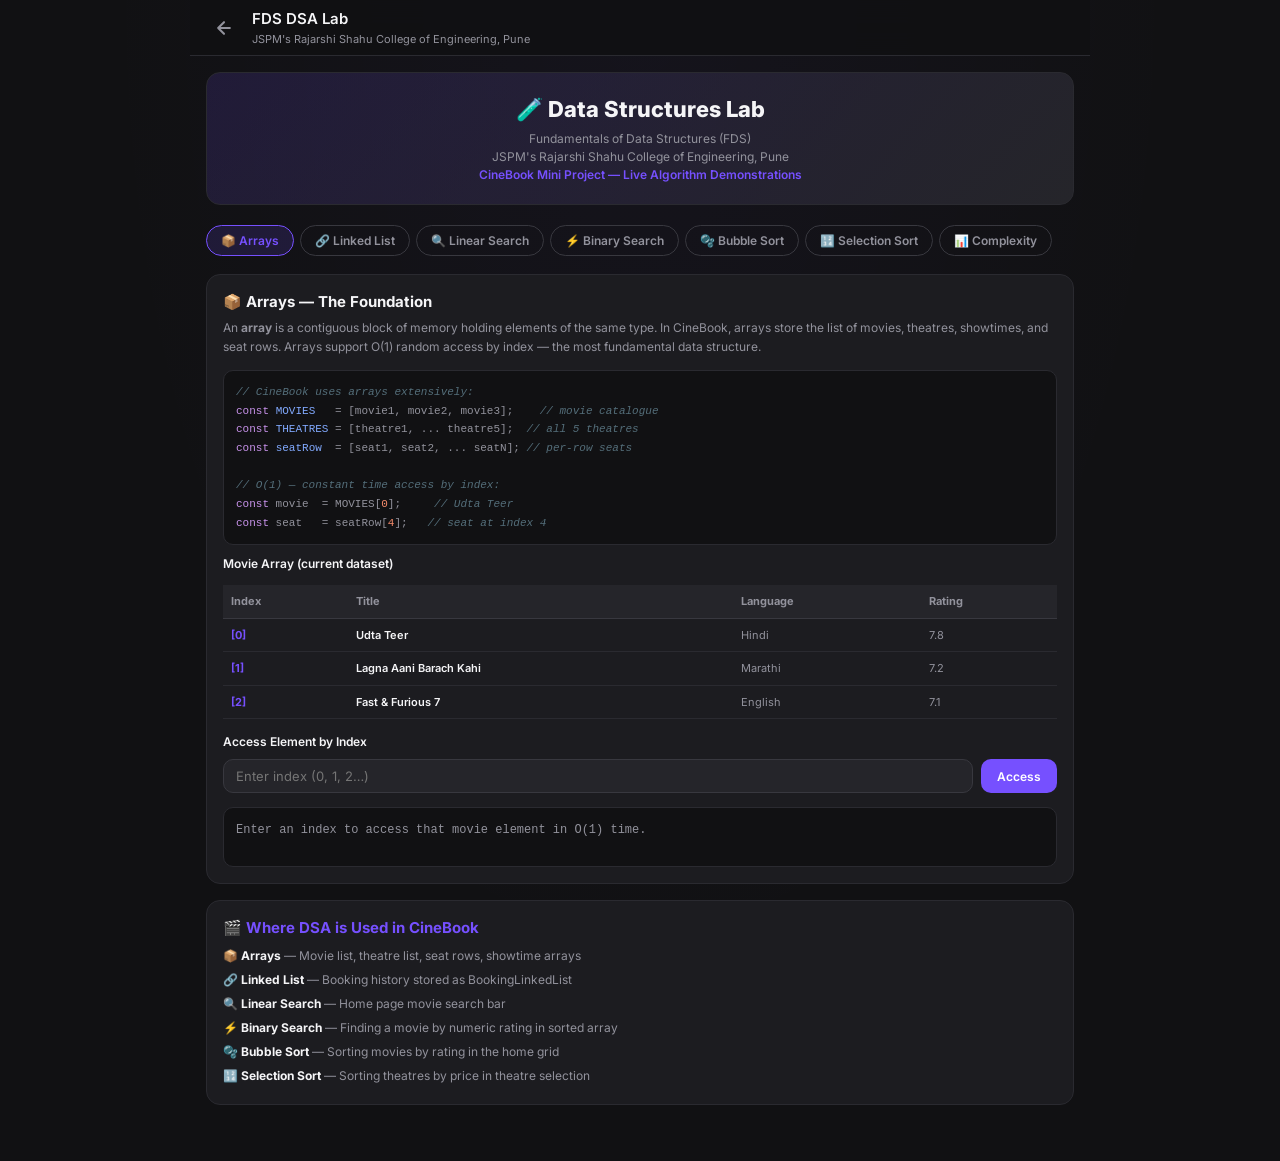
<file: dsa.html>
<!DOCTYPE html>
<html lang="en">
<head>
  <meta charset="UTF-8">
  <meta name="viewport" content="width=device-width, initial-scale=1.0">
  <meta name="description" content="FDS DSA Lab — Fundamentals of Data Structures demonstrations for JSPM's Rajarshi Shahu College of Engineering, Pune.">
  <title>FDS DSA Lab — CineBook</title>
  <link rel="stylesheet" href="styles.css">
  <style>
    .ll-head-label {
      font-size: 9px;
      font-weight: 700;
      color: var(--accent);
      text-transform: uppercase;
      letter-spacing: 0.5px;
      text-align: center;
      margin-bottom: 2px;
    }
    .search-highlight {
      background: var(--accent-dim);
      border: 1.5px solid var(--accent) !important;
      color: var(--accent) !important;
    }
    .search-scan {
      background: rgba(245,166,35,0.15);
      border: 1.5px solid var(--gold) !important;
    }
    .sort-step-log {
      font-size: 10px;
      color: var(--text-muted);
      line-height: 1.8;
      font-family: monospace;
      max-height: 150px;
      overflow-y: auto;
      scrollbar-width: thin;
    }

    /* Animated bars */
    @keyframes bar-pop {
      0%   { transform: scaleY(0); }
      60%  { transform: scaleY(1.05); }
      100% { transform: scaleY(1); }
    }
    .sort-bar { animation: bar-pop 0.3s ease both; transform-origin: bottom; }

    .code-block {
      background: var(--bg-main);
      border: 1px solid var(--border-subtle);
      border-radius: var(--radius-md);
      padding: 12px;
      font-size: 11px;
      font-family: 'Courier New', monospace;
      color: var(--text-secondary);
      line-height: 1.7;
      white-space: pre;
      overflow-x: auto;
      margin: 10px 0;
    }
    .code-keyword { color: #c792ea; }
    .code-fn      { color: #82aaff; }
    .code-str     { color: #c3e88d; }
    .code-num     { color: #f78c6c; }
    .code-comment { color: #546e7a; font-style: italic; }
  </style>
</head>
<body>
<div class="page" id="dsa-page">

  <!-- ── Sub-page Bar ───────────────────────────── -->
  <nav class="subpage-bar">
    <button class="icon-btn" onclick="window.location.href='index.html'" aria-label="Go home">
      <svg viewBox="0 0 24 24" fill="none" stroke="currentColor" stroke-width="2.5" stroke-linecap="round" stroke-linejoin="round">
        <path d="M19 12H5M12 5l-7 7 7 7"/>
      </svg>
    </button>
    <div class="subpage-bar-center">
      <div class="subpage-title">FDS DSA Lab</div>
      <div class="subpage-meta">JSPM's Rajarshi Shahu College of Engineering, Pune</div>
    </div>
  </nav>

  <div class="dsa-body">

    <!-- ── Header ─────────────────────────────────── -->
    <div class="dsa-header-section">
      <div class="dsa-header-title">🧪 Data Structures Lab</div>
      <div class="dsa-header-sub">
        Fundamentals of Data Structures (FDS)<br>
        JSPM's Rajarshi Shahu College of Engineering, Pune<br>
        <span style="color:var(--accent);font-weight:600;">CineBook Mini Project — Live Algorithm Demonstrations</span>
      </div>
    </div>

    <!-- ── Algorithm Tabs ─────────────────────────── -->
    <div class="algo-tabs" role="tablist">
      <button class="algo-tab-btn active" onclick="showPanel('arrays', this)" id="tab-arrays">📦 Arrays</button>
      <button class="algo-tab-btn" onclick="showPanel('linked-list', this)" id="tab-linked-list">🔗 Linked List</button>
      <button class="algo-tab-btn" onclick="showPanel('linear-search', this)" id="tab-linear-search">🔍 Linear Search</button>
      <button class="algo-tab-btn" onclick="showPanel('binary-search', this)" id="tab-binary-search">⚡ Binary Search</button>
      <button class="algo-tab-btn" onclick="showPanel('bubble-sort', this)" id="tab-bubble-sort">🫧 Bubble Sort</button>
      <button class="algo-tab-btn" onclick="showPanel('selection-sort', this)" id="tab-selection-sort">🔢 Selection Sort</button>
      <button class="algo-tab-btn" onclick="showPanel('complexity', this)" id="tab-complexity">📊 Complexity</button>
    </div>

    <!-- ══════════════════════════════════════════ -->
    <!-- PANEL: Arrays                              -->
    <!-- ══════════════════════════════════════════ -->
    <div id="panel-arrays" class="dsa-panel">
      <div class="dsa-panel-title">📦 Arrays — The Foundation</div>
      <div class="dsa-panel-desc">
        An <strong>array</strong> is a contiguous block of memory holding elements of the same type.
        In CineBook, arrays store the list of movies, theatres, showtimes, and seat rows.
        Arrays support O(1) random access by index — the most fundamental data structure.
      </div>

      <div class="code-block"><span class="code-comment">// CineBook uses arrays extensively:</span>
<span class="code-keyword">const</span> <span class="code-fn">MOVIES</span>   = [movie1, movie2, movie3];    <span class="code-comment">// movie catalogue</span>
<span class="code-keyword">const</span> <span class="code-fn">THEATRES</span> = [theatre1, ... theatre5];  <span class="code-comment">// all 5 theatres</span>
<span class="code-keyword">const</span> <span class="code-fn">seatRow</span>  = [seat1, seat2, ... seatN]; <span class="code-comment">// per-row seats</span>

<span class="code-comment">// O(1) — constant time access by index:</span>
<span class="code-keyword">const</span> movie  = MOVIES[<span class="code-num">0</span>];     <span class="code-comment">// Udta Teer</span>
<span class="code-keyword">const</span> seat   = seatRow[<span class="code-num">4</span>];   <span class="code-comment">// seat at index 4</span></div>

      <div style="margin-bottom:12px;font-size:12px;font-weight:600;">Movie Array (current dataset)</div>
      <div style="overflow-x:auto;">
        <table style="width:100%;border-collapse:collapse;font-size:11px;">
          <thead>
            <tr style="background:var(--bg-surface);">
              <th style="padding:8px;text-align:left;color:var(--text-secondary);border-bottom:1px solid var(--border);">Index</th>
              <th style="padding:8px;text-align:left;color:var(--text-secondary);border-bottom:1px solid var(--border);">Title</th>
              <th style="padding:8px;text-align:left;color:var(--text-secondary);border-bottom:1px solid var(--border);">Language</th>
              <th style="padding:8px;text-align:left;color:var(--text-secondary);border-bottom:1px solid var(--border);">Rating</th>
            </tr>
          </thead>
          <tbody id="arrays-table-body">
          </tbody>
        </table>
      </div>

      <div style="margin-top:14px;">
        <div style="font-size:12px;font-weight:600;margin-bottom:8px;">Access Element by Index</div>
        <div class="dsa-controls">
          <input type="number" id="array-index-input" class="dsa-input" placeholder="Enter index (0, 1, 2…)" min="0">
          <button class="dsa-btn" onclick="accessByIndex()">Access</button>
        </div>
        <div class="dsa-result" id="array-result">Enter an index to access that movie element in O(1) time.</div>
      </div>
    </div>

    <!-- ══════════════════════════════════════════ -->
    <!-- PANEL: Linked List                         -->
    <!-- ══════════════════════════════════════════ -->
    <div id="panel-linked-list" class="dsa-panel hidden">
      <div class="dsa-panel-title">🔗 Singly Linked List — Booking History</div>
      <div class="dsa-panel-desc">
        A <strong>singly linked list</strong> is a chain of nodes where each node holds data and a pointer (reference) to the next node.
        CineBook uses a custom <code style="color:var(--accent);">BookingLinkedList</code> to store booking history.
        Unlike arrays, linked lists support O(1) insertion at the head without shifting elements.
      </div>

      <div class="code-block"><span class="code-keyword">class</span> <span class="code-fn">BookingNode</span> {
  <span class="code-fn">constructor</span>(data) {
    <span class="code-keyword">this</span>.data = data;   <span class="code-comment">// booking record</span>
    <span class="code-keyword">this</span>.next = <span class="code-keyword">null</span>;   <span class="code-comment">// pointer to next node</span>
  }
}

<span class="code-comment">// Memory: [data|→] → [data|→] → [data|→] → null</span>
<span class="code-comment">// insertAtHead: O(1)  |  search: O(n)  |  traverse: O(n)</span></div>

      <div style="font-size:12px;font-weight:600;margin-bottom:8px;">Current Booking List (head → tail)</div>
      <div class="ll-nodes" id="ll-visualizer">
        <div style="font-size:12px;color:var(--text-muted);">No bookings yet — make a booking to see the linked list!</div>
      </div>

      <div class="dsa-controls" style="margin-top:14px;">
        <button class="dsa-btn" onclick="insertDemoNode()">Insert Demo Node</button>
        <button class="dsa-btn dsa-btn-outline" onclick="traverseList()">Traverse List</button>
        <input type="text" id="ll-search-input" class="dsa-input" placeholder="Search booking ID…">
        <button class="dsa-btn" onclick="searchInList()">Search</button>
      </div>
      <div class="dsa-result" id="ll-result">Use the controls above to interact with the linked list.</div>

      <div style="margin-top:12px;">
        <div class="steps-counter">
          <div class="step-stat">Nodes: <strong id="ll-size">0</strong></div>
          <div class="step-stat">Last traversal steps: <strong id="ll-steps">—</strong></div>
        </div>
      </div>
    </div>

    <!-- ══════════════════════════════════════════ -->
    <!-- PANEL: Linear Search                       -->
    <!-- ══════════════════════════════════════════ -->
    <div id="panel-linear-search" class="dsa-panel hidden">
      <div class="dsa-panel-title">🔍 Linear Search — O(n)</div>
      <div class="dsa-panel-desc">
        <strong>Linear Search</strong> checks every element one by one from index 0.
        Best case: O(1) if found at first position. Worst case: O(n) if at last or absent.
        CineBook uses this for the movie search bar on the home page.
      </div>

      <div class="code-block"><span class="code-keyword">function</span> <span class="code-fn">linearSearch</span>(arr, query) {
  <span class="code-keyword">for</span> (<span class="code-keyword">let</span> i = <span class="code-num">0</span>; i &lt; arr.length; i++) {
    <span class="code-keyword">if</span> (arr[i].title.includes(query)) {
      <span class="code-keyword">return</span> { index: i, steps: i + <span class="code-num">1</span> }; <span class="code-comment">// found</span>
    }
  }
  <span class="code-keyword">return</span> { index: -<span class="code-num">1</span>, found: <span class="code-keyword">false</span> };    <span class="code-comment">// not found</span>
}</div>

      <div class="dsa-controls">
        <input type="text" id="linear-search-input" class="dsa-input" placeholder="Search movie title…" value="Udta">
        <button class="dsa-btn" onclick="runLinearSearch()">Search</button>
      </div>

      <!-- Movie cards for visualization -->
      <div id="linear-search-vis" style="display:flex;flex-direction:column;gap:6px;margin:12px 0;"></div>

      <div class="dsa-result" id="linear-result">Enter a search term and click Search.</div>

      <div class="steps-counter" style="margin-top:8px;">
        <div class="step-stat">Steps taken: <strong id="linear-steps">—</strong></div>
        <div class="step-stat">Array size n: <strong id="linear-n">3</strong></div>
      </div>
    </div>

    <!-- ══════════════════════════════════════════ -->
    <!-- PANEL: Binary Search                       -->
    <!-- ══════════════════════════════════════════ -->
    <div id="panel-binary-search" class="dsa-panel hidden">
      <div class="dsa-panel-title">⚡ Binary Search — O(log n)</div>
      <div class="dsa-panel-desc">
        <strong>Binary Search</strong> requires a <em>sorted</em> array. It repeatedly halves the search space by comparing the middle element.
        With n=100, binary search needs at most 7 comparisons vs. 100 for linear search.
        CineBook uses this to find a movie by numeric rating score on a sorted array.
      </div>

      <div class="code-block"><span class="code-comment">// PRECONDITION: arr must be sorted ascending by key</span>
<span class="code-keyword">function</span> <span class="code-fn">binarySearch</span>(arr, target, key) {
  <span class="code-keyword">let</span> lo = <span class="code-num">0</span>, hi = arr.length - <span class="code-num">1</span>;
  <span class="code-keyword">while</span> (lo &lt;= hi) {
    <span class="code-keyword">const</span> mid = Math.floor((lo + hi) / <span class="code-num">2</span>);
    <span class="code-keyword">if</span>      (arr[mid][key] === target) <span class="code-keyword">return</span> mid; <span class="code-comment">// found</span>
    <span class="code-keyword">else if</span> (arr[mid][key] &lt;  target) lo = mid + <span class="code-num">1</span>; <span class="code-comment">// right half</span>
    <span class="code-keyword">else</span>                               hi = mid - <span class="code-num">1</span>; <span class="code-comment">// left half</span>
  }
  <span class="code-keyword">return</span> -<span class="code-num">1</span>; <span class="code-comment">// not found</span>
}</div>

      <div style="font-size:12px;font-weight:600;margin-bottom:8px;">Sorted Movie Array (by rating)</div>
      <div id="binary-sorted-vis" style="display:flex;gap:6px;overflow-x:auto;margin-bottom:12px;padding:4px;"></div>

      <div class="dsa-controls">
        <input type="number" id="binary-search-input" class="dsa-input" placeholder="Target rating (e.g. 7.8)" step="0.1" min="0" max="10">
        <button class="dsa-btn" onclick="runBinarySearch()">Search</button>
      </div>

      <div id="binary-log" style="font-size:11px;color:var(--text-secondary);font-family:monospace;line-height:2;margin:8px 0;"></div>
      <div class="dsa-result" id="binary-result">Enter a rating and click Search. Array must be sorted first.</div>

      <div class="steps-counter" style="margin-top:8px;">
        <div class="step-stat">Steps taken: <strong id="binary-steps">—</strong></div>
        <div class="step-stat">log₂(n): <strong id="binary-logn">—</strong></div>
      </div>
    </div>

    <!-- ══════════════════════════════════════════ -->
    <!-- PANEL: Bubble Sort                         -->
    <!-- ══════════════════════════════════════════ -->
    <div id="panel-bubble-sort" class="dsa-panel hidden">
      <div class="dsa-panel-title">🫧 Bubble Sort — O(n²)</div>
      <div class="dsa-panel-desc">
        <strong>Bubble Sort</strong> repeatedly compares adjacent pairs and swaps if out of order.
        After each pass, the largest unsorted element "bubbles" to the end.
        CineBook uses this to sort movies by rating on the home page grid.
      </div>

      <div class="code-block"><span class="code-keyword">function</span> <span class="code-fn">bubbleSort</span>(arr, key) {
  <span class="code-keyword">for</span> (<span class="code-keyword">let</span> i = <span class="code-num">0</span>; i &lt; arr.length - <span class="code-num">1</span>; i++) {
    <span class="code-keyword">let</span> swapped = <span class="code-keyword">false</span>;
    <span class="code-keyword">for</span> (<span class="code-keyword">let</span> j = <span class="code-num">0</span>; j &lt; arr.length - <span class="code-num">1</span> - i; j++) {
      <span class="code-keyword">if</span> (arr[j][key] &gt; arr[j+<span class="code-num">1</span>][key]) {
        [arr[j], arr[j+<span class="code-num">1</span>]] = [arr[j+<span class="code-num">1</span>], arr[j]]; <span class="code-comment">// swap</span>
        swapped = <span class="code-keyword">true</span>;
      }
    }
    <span class="code-keyword">if</span> (!swapped) <span class="code-keyword">break</span>; <span class="code-comment">// early exit</span>
  }
}</div>

      <div class="dsa-controls">
        <select class="dsa-input" id="bubble-sort-field" style="max-width:150px;">
          <option value="rating">Sort by Rating</option>
          <option value="votes">Sort by Votes</option>
        </select>
        <select class="dsa-input" id="bubble-sort-order" style="max-width:130px;">
          <option value="asc">Ascending</option>
          <option value="desc">Descending</option>
        </select>
        <button class="dsa-btn" onclick="runBubbleSort()">Sort</button>
      </div>

      <div class="sort-array-vis" id="bubble-vis"></div>
      <div class="sort-step-log" id="bubble-log"></div>
      <div class="dsa-result" id="bubble-result">Click Sort to run Bubble Sort on the movie dataset.</div>
      <div class="steps-counter" style="margin-top:8px;">
        <div class="step-stat">Comparisons: <strong id="bubble-steps">—</strong></div>
        <div class="step-stat">Swaps: <strong id="bubble-swaps">—</strong></div>
        <div class="step-stat">Passes: <strong id="bubble-passes">—</strong></div>
      </div>
    </div>

    <!-- ══════════════════════════════════════════ -->
    <!-- PANEL: Selection Sort                      -->
    <!-- ══════════════════════════════════════════ -->
    <div id="panel-selection-sort" class="dsa-panel hidden">
      <div class="dsa-panel-title">🔢 Selection Sort — O(n²)</div>
      <div class="dsa-panel-desc">
        <strong>Selection Sort</strong> finds the minimum (or maximum) of the unsorted portion and places it at the front.
        Unlike Bubble Sort, it makes at most n-1 swaps — efficient when write operations are costly.
        CineBook uses this to sort theatres by price in the theatre selection screen.
      </div>

      <div class="code-block"><span class="code-keyword">function</span> <span class="code-fn">selectionSort</span>(arr, key) {
  <span class="code-keyword">for</span> (<span class="code-keyword">let</span> i = <span class="code-num">0</span>; i &lt; arr.length - <span class="code-num">1</span>; i++) {
    <span class="code-keyword">let</span> minIdx = i;
    <span class="code-keyword">for</span> (<span class="code-keyword">let</span> j = i + <span class="code-num">1</span>; j &lt; arr.length; j++) {
      <span class="code-keyword">if</span> (arr[j][key] &lt; arr[minIdx][key]) {
        minIdx = j; <span class="code-comment">// new minimum found</span>
      }
    }
    <span class="code-keyword">if</span> (minIdx !== i) {
      [arr[i], arr[minIdx]] = [arr[minIdx], arr[i]]; <span class="code-comment">// swap</span>
    }
  }
}</div>

      <div class="dsa-controls">
        <select class="dsa-input" id="sel-sort-field" style="max-width:150px;">
          <option value="rating">Sort by Rating</option>
          <option value="votes">Sort by Votes</option>
        </select>
        <select class="dsa-input" id="sel-sort-order" style="max-width:130px;">
          <option value="asc">Ascending</option>
          <option value="desc">Descending</option>
        </select>
        <button class="dsa-btn" onclick="runSelectionSort()">Sort</button>
      </div>

      <div class="sort-array-vis" id="sel-vis"></div>
      <div class="sort-step-log" id="sel-log"></div>
      <div class="dsa-result" id="sel-result">Click Sort to run Selection Sort on the movie dataset.</div>
      <div class="steps-counter" style="margin-top:8px;">
        <div class="step-stat">Comparisons: <strong id="sel-steps">—</strong></div>
        <div class="step-stat">Swaps: <strong id="sel-swaps">—</strong></div>
        <div class="step-stat">Passes: <strong id="sel-passes">—</strong></div>
      </div>
    </div>

    <!-- ══════════════════════════════════════════ -->
    <!-- PANEL: Complexity Table                    -->
    <!-- ══════════════════════════════════════════ -->
    <div id="panel-complexity" class="dsa-panel hidden">
      <div class="dsa-panel-title">📊 Time & Space Complexity Reference</div>
      <div class="dsa-panel-desc">
        This table is for viva and examination reference. All complexities are based on the actual
        implementations in <code style="color:var(--accent);">data-structures.js</code>.
      </div>

      <div class="complexity-table-wrap">
        <table class="complexity-table" id="complexity-table">
          <thead>
            <tr>
              <th>Algorithm</th>
              <th>Best</th>
              <th>Average</th>
              <th>Worst</th>
              <th>Space</th>
              <th style="min-width:160px;">Notes</th>
            </tr>
          </thead>
          <tbody id="complexity-tbody"></tbody>
        </table>
      </div>
    </div>

    <!-- ── DSA in CineBook summary ──────────────── -->
    <div class="dsa-panel" style="margin-top:16px;">
      <div class="dsa-panel-title" style="color:var(--accent);">🎬 Where DSA is Used in CineBook</div>
      <div style="font-size:12px;color:var(--text-secondary);line-height:2;">
        <div>📦 <strong style="color:var(--text-primary);">Arrays</strong> — Movie list, theatre list, seat rows, showtime arrays</div>
        <div>🔗 <strong style="color:var(--text-primary);">Linked List</strong> — Booking history stored as BookingLinkedList</div>
        <div>🔍 <strong style="color:var(--text-primary);">Linear Search</strong> — Home page movie search bar</div>
        <div>⚡ <strong style="color:var(--text-primary);">Binary Search</strong> — Finding a movie by numeric rating in sorted array</div>
        <div>🫧 <strong style="color:var(--text-primary);">Bubble Sort</strong> — Sorting movies by rating in the home grid</div>
        <div>🔢 <strong style="color:var(--text-primary);">Selection Sort</strong> — Sorting theatres by price in theatre selection</div>
      </div>
    </div>

  </div><!-- .dsa-body -->
</div>

<script src="data.js"></script>
<script src="data-structures.js"></script>
<script src="app.js"></script>
<script>
"use strict";

// ── Panel switcher ────────────────────────────────────
const panels = ["arrays","linked-list","linear-search","binary-search","bubble-sort","selection-sort","complexity"];

function showPanel(name, btn) {
  panels.forEach(p => {
    const el = document.getElementById("panel-" + p);
    if (el) el.classList.add("hidden");
  });
  const target = document.getElementById("panel-" + name);
  if (target) target.classList.remove("hidden");

  document.querySelectorAll(".algo-tab-btn").forEach(b => b.classList.remove("active"));
  if (btn) btn.classList.add("active");

  // Lazy init panels
  switch (name) {
    case "arrays":        initArraysPanel();    break;
    case "linked-list":   initLinkedList();     break;
    case "linear-search": initLinearSearch();   break;
    case "binary-search": initBinarySearch();   break;
    case "bubble-sort":   initBubbleSort();     break;
    case "selection-sort":initSelectionSort();  break;
    case "complexity":    initComplexity();     break;
  }
}

// ── ARRAYS PANEL ──────────────────────────────────────
function initArraysPanel() {
  const tbody = document.getElementById("arrays-table-body");
  if (!tbody) return;
  tbody.innerHTML = CineData.MOVIES.map((m, i) => `
    <tr>
      <td style="padding:8px;border-bottom:1px solid var(--border-subtle);color:var(--accent);font-weight:700;">[${i}]</td>
      <td style="padding:8px;border-bottom:1px solid var(--border-subtle);color:var(--text-primary);font-weight:600;">${m.title}</td>
      <td style="padding:8px;border-bottom:1px solid var(--border-subtle);color:var(--text-secondary);">${m.language}</td>
      <td style="padding:8px;border-bottom:1px solid var(--border-subtle);color:var(--text-secondary);">${m.rating}</td>
    </tr>
  `).join("");
}

function accessByIndex() {
  const idx = parseInt(document.getElementById("array-index-input").value);
  const result = document.getElementById("array-result");
  if (isNaN(idx)) { result.textContent = "Please enter a valid index number."; return; }
  if (idx < 0 || idx >= CineData.MOVIES.length) {
    result.textContent = `Index [${idx}] is out of bounds. Valid range: 0 to ${CineData.MOVIES.length - 1}.\nTime complexity: O(1) — index access is instant regardless of array size.`;
    return;
  }
  const m = CineData.MOVIES[idx];
  result.textContent = `MOVIES[${idx}] → {
  title:    "${m.title}",
  language: "${m.language}",
  cert:     "${m.certification}",
  runtime:  "${m.runtime}",
  rating:   ${m.rating},
  genres:   [${m.genres.join(", ")}]
}

Time complexity: O(1) — arrays use index × element_size offset for direct access.`;
}

// ── LINKED LIST PANEL ─────────────────────────────────
let demoNodeCounter = 0;

function initLinkedList() {
  renderLLVisualizer();
}

function renderLLVisualizer() {
  const vis = document.getElementById("ll-visualizer");
  const nodes = DSA.bookingList.toArray();
  document.getElementById("ll-size").textContent = DSA.bookingList.size();

  if (nodes.length === 0) {
    vis.innerHTML = `<div style="font-size:12px;color:var(--text-muted);padding:8px;">List is empty. Head → null</div>`;
    return;
  }

  vis.innerHTML = nodes.map((node, i) => `
    <div class="ll-node">
      ${i === 0 ? `<div style="margin-right:4px;"><div class="ll-head-label">HEAD</div></div>` : ""}
      <div class="ll-node-box">
        <div class="ll-node-data">${node.id}</div>
        <div class="ll-node-next" style="color:var(--text-muted);">|next→|</div>
      </div>
      <div class="ll-arrow">→</div>
    </div>
  `).join("") + `<div class="ll-null">null</div>`;
}

function insertDemoNode() {
  demoNodeCounter++;
  const demoBooking = {
    id: "DEMO" + demoNodeCounter.toString().padStart(3, "0"),
    movieTitle: "Demo Booking",
    theatreName: "Demo Theatre",
    date: "23 Oct",
    showTime: "11:00 PM",
    showFormat: "Standard",
    seats: [{ id: "D" + demoNodeCounter, price: 290 }],
    total: 290,
    guestName: "Demo User",
    status: "confirmed",
    createdAt: new Date().toISOString()
  };
  DSA.bookingList.insertAtHead(demoBooking);
  document.getElementById("ll-result").textContent =
    `insertAtHead("${demoBooking.id}") → O(1)\nnewNode.next = head; head = newNode;\n\nInserted node "${demoBooking.id}" at the head in constant time.`;
  renderLLVisualizer();
}

function traverseList() {
  const nodes = DSA.bookingList.toArray();
  let steps = 0;
  let current = DSA.bookingList.head;
  const path = [];
  while (current !== null) {
    steps++;
    path.push(current.data.id);
    current = current.next;
  }
  document.getElementById("ll-steps").textContent = steps;
  document.getElementById("ll-result").textContent =
    `traverse() → O(n) where n = ${nodes.length}\n\nVisited: ${path.join(" → ")} → null\nTotal steps: ${steps}`;
}

function searchInList() {
  const id = document.getElementById("ll-search-input").value.trim();
  if (!id) {
    document.getElementById("ll-result").textContent = "Please enter a booking ID to search.";
    return;
  }
  const node = DSA.bookingList.searchById(id);
  let steps = 0;
  let cur = DSA.bookingList.head;
  while (cur !== null) {
    steps++;
    if (cur.data.id === id) break;
    cur = cur.next;
  }
  document.getElementById("ll-steps").textContent = steps;
  document.getElementById("ll-result").textContent = node
    ? `searchById("${id}") → FOUND at step ${steps}\n\nData: ${JSON.stringify(node.data, null, 2).slice(0, 200)}…\n\nTime: O(n) — must traverse until found.`
    : `searchById("${id}") → NOT FOUND after ${steps} steps\n\nTraversed entire list of ${DSA.bookingList.size()} nodes.\nTime: O(n)`;
}

// ── LINEAR SEARCH PANEL ───────────────────────────────
function initLinearSearch() {
  renderLinearSearchVis([]);
  document.getElementById("linear-n").textContent = CineData.MOVIES.length;
}

function renderLinearSearchVis(highlightData) {
  const vis = document.getElementById("linear-search-vis");
  vis.innerHTML = CineData.MOVIES.map((m, i) => {
    const h = highlightData.find(h => h.idx === i);
    const cls = h ? (h.found ? "search-highlight" : "search-scan") : "";
    return `
      <div style="display:flex;align-items:center;gap:10px;background:var(--bg-surface);border:1.5px solid var(--border-subtle);border-radius:var(--radius-md);padding:8px 12px;transition:all 0.2s;${cls?'outline:1.5px solid var(--accent)':''}" class="${cls}">
        <span style="color:var(--accent);font-weight:700;min-width:24px;">[${i}]</span>
        <span style="font-size:12px;font-weight:600;${h&&h.found?'color:var(--accent)':''}">${m.title}</span>
        <span style="margin-left:auto;font-size:11px;color:var(--text-muted);">${h ? (h.found?"✓ FOUND":"⟳ checked") : ""}</span>
      </div>
    `;
  }).join("");
}

async function runLinearSearch() {
  const q = document.getElementById("linear-search-input").value.trim();
  if (!q) return;

  const resultEl = document.getElementById("linear-result");
  resultEl.textContent = "Searching…";

  // Animate step by step
  const matches = [];
  for (let i = 0; i < CineData.MOVIES.length; i++) {
    await delay(300);
    const found = CineData.MOVIES[i].title.toLowerCase().includes(q.toLowerCase());
    matches.push({ idx: i, found });
    renderLinearSearchVis(matches);
    if (found) break;
  }

  const result = DSA.linearSearch(CineData.MOVIES, q, "title");
  document.getElementById("linear-steps").textContent = result.steps;

  if (result.found) {
    resultEl.textContent = `Found "${result.item.title}" at index [${result.index}] after ${result.steps} step(s).\n\nBest case O(1): found at index 0\nWorst case O(n): must check all ${CineData.MOVIES.length} elements.`;
  } else {
    resultEl.textContent = `"${q}" not found. Searched all ${result.steps} elements.\n\nWorst case O(n) = O(${CineData.MOVIES.length}) in this dataset.`;
    renderLinearSearchVis(CineData.MOVIES.map((_, i) => ({ idx: i, found: false })));
  }
}

// ── BINARY SEARCH PANEL ───────────────────────────────
let sortedMoviesForBinary = [];

function initBinarySearch() {
  sortedMoviesForBinary = DSA.bubbleSort(CineData.MOVIES, "rating", "asc").sorted;
  renderBinaryVis([], null);
}

function renderBinaryVis(log, foundIdx) {
  const vis = document.getElementById("binary-sorted-vis");
  vis.innerHTML = sortedMoviesForBinary.map((m, i) => {
    let style = "background:var(--bg-surface);border:1.5px solid var(--border);border-radius:var(--radius-md);padding:8px 10px;min-width:70px;text-align:center;font-size:10px;font-weight:600;transition:all 0.2s;";
    if (foundIdx === i) style += "background:var(--accent-dim);border-color:var(--accent);color:var(--accent);";
    const lastLog = log.find(l => l.mid === i);
    if (lastLog && foundIdx !== i) style += "background:rgba(245,166,35,0.1);border-color:var(--gold);";
    return `<div style="${style}">${m.rating}<br><span style="color:var(--text-muted);font-weight:400;">${m.title.split(" ")[0]}</span></div>`;
  }).join("");
}

async function runBinarySearch() {
  const target = parseFloat(document.getElementById("binary-search-input").value);
  const resultEl = document.getElementById("binary-result");
  const logEl    = document.getElementById("binary-log");

  if (isNaN(target)) { resultEl.textContent = "Please enter a valid rating number."; return; }

  const result = DSA.binarySearch(sortedMoviesForBinary, target, "rating");
  document.getElementById("binary-steps").textContent = result.steps;
  document.getElementById("binary-logn").textContent  = Math.ceil(Math.log2(sortedMoviesForBinary.length || 1));

  // Animate
  logEl.innerHTML = "";
  for (const step of (result.log || [])) {
    await delay(600);
    renderBinaryVis(result.log.slice(0, result.log.indexOf(step) + 1), result.found ? result.index : null);
    logEl.innerHTML += `Step ${result.log.indexOf(step)+1}: lo=${step.lo}, hi=${step.hi}, mid=${step.mid} → arr[mid].rating=${step.midVal} ${step.comparison} ${target}<br>`;
  }

  if (result.found) {
    resultEl.textContent = `Found "${result.item.title}" (rating ${result.item.rating}) at index [${result.index}] in ${result.steps} step(s).\n\nBinary search is O(log n) = O(log ${sortedMoviesForBinary.length}) ≈ ${Math.ceil(Math.log2(sortedMoviesForBinary.length))} max steps.`;
  } else {
    resultEl.textContent = `Rating ${target} not found after ${result.steps} step(s).\n\nNote: Binary search only finds exact matches. Try ${sortedMoviesForBinary.map(m=>m.rating).join(", ")}.`;
    renderBinaryVis(result.log || [], null);
  }
}

// ── BUBBLE SORT PANEL ─────────────────────────────────
function initBubbleSort() {
  const field = document.getElementById("bubble-sort-field").value;
  renderSortBars("bubble-vis", CineData.MOVIES, field, "normal");
}

function renderSortBars(visId, arr, key, state) {
  const vis = document.getElementById(visId);
  if (!vis) return;
  const maxVal = Math.max(...arr.map(m => m[key] || 0));
  vis.innerHTML = arr.map((m, i) => {
    const height = Math.max(20, ((m[key] || 0) / maxVal) * 70);
    return `
      <div class="sort-bar normal" style="height:${height}px;background:var(--accent);">
        <span style="font-size:9px;position:absolute;bottom:-18px;left:0;right:0;text-align:center;color:var(--text-muted);">${m[key]}</span>
      </div>
    `;
  }).join("");
}

async function runBubbleSort() {
  const field = document.getElementById("bubble-sort-field").value;
  const order = document.getElementById("bubble-sort-order").value;
  const result = DSA.bubbleSort(CineData.MOVIES, field, order);

  document.getElementById("bubble-steps").textContent  = result.steps;
  document.getElementById("bubble-swaps").textContent  = result.swaps;
  document.getElementById("bubble-passes").textContent = result.passes;

  // Animate final result
  renderSortBars("bubble-vis", result.sorted, field, "sorted");

  const maxVal = Math.max(...result.sorted.map(m => m[field] || 0));
  const vis = document.getElementById("bubble-vis");
  vis.innerHTML = result.sorted.map(m => {
    const h = Math.max(20, ((m[field] || 0) / maxVal) * 70);
    return `<div class="sort-bar" style="height:${h}px;background:var(--green);">
      <span style="font-size:9px;position:absolute;bottom:-18px;left:0;right:0;text-align:center;color:var(--text-muted);">${m[field]}</span>
    </div>`;
  }).join("");

  const log = document.getElementById("bubble-log");
  log.innerHTML = result.log.slice(0, 20).map(l =>
    `Pass ${l.pass}: Compare [${l.comparing[0]}] & [${l.comparing[1]}] (${l.values.join(" vs ")}) → ${l.swapped ? "SWAP" : "no swap"}`
  ).join("\n") + (result.log.length > 20 ? `\n… and ${result.log.length - 20} more comparisons` : "");

  document.getElementById("bubble-result").textContent =
    `Sorted ${CineData.MOVIES.length} movies by ${field} (${order}) in ${result.passes} pass(es).\n${result.steps} comparisons, ${result.swaps} swaps.\n\nTime: O(n²) worst case. With early exit: O(n) best case (already sorted).`;
}

// ── SELECTION SORT PANEL ──────────────────────────────
function initSelectionSort() {
  const field = document.getElementById("sel-sort-field").value;
  renderSortBars("sel-vis", CineData.MOVIES, field, "normal");
}

async function runSelectionSort() {
  const field = document.getElementById("sel-sort-field").value;
  const order = document.getElementById("sel-sort-order").value;
  const result = DSA.selectionSort(CineData.MOVIES, field, order);

  document.getElementById("sel-steps").textContent  = result.steps;
  document.getElementById("sel-swaps").textContent  = result.swaps;
  document.getElementById("sel-passes").textContent = result.passes;

  const maxVal = Math.max(...result.sorted.map(m => m[field] || 0));
  const vis = document.getElementById("sel-vis");
  vis.innerHTML = result.sorted.map(m => {
    const h = Math.max(20, ((m[field] || 0) / maxVal) * 70);
    return `<div class="sort-bar" style="height:${h}px;background:var(--blue);">
      <span style="font-size:9px;position:absolute;bottom:-18px;left:0;right:0;text-align:center;color:var(--text-muted);">${m[field]}</span>
    </div>`;
  }).join("");

  const log = document.getElementById("sel-log");
  const swapLogs = result.log.filter(l => l.swapped !== undefined);
  log.innerHTML = swapLogs.map(l =>
    `Pass ${l.pass}: Swapped positions [${l.swapped[0]}] & [${l.swapped[1]}]`
  ).join("\n") || "No swaps needed — array already sorted!";

  document.getElementById("sel-result").textContent =
    `Sorted ${CineData.MOVIES.length} movies by ${field} (${order}).\n${result.steps} comparisons, ${result.swaps} swap(s) (max n-1 = ${CineData.MOVIES.length - 1}).\n\nSelection Sort always makes n*(n-1)/2 comparisons → O(n²).\nBut at most n-1 swaps — useful when writes are expensive.`;
}

// ── COMPLEXITY TABLE ──────────────────────────────────
function initComplexity() {
  const tbody = document.getElementById("complexity-tbody");
  if (!tbody || tbody.innerHTML) return;

  tbody.innerHTML = DSA.COMPLEXITY_TABLE.map(r => {
    function tc(val) {
      if (!val) return `<td style="padding:8px 12px;border-bottom:1px solid var(--border-subtle);">—</td>`;
      let cls = "";
      if (val.includes("n²"))  cls = "tc-n2";
      else if (val.includes("log")) cls = "tc-logn";
      else if (val === "O(n)") cls = "tc-n";
      else if (val === "O(1)") cls = "tc-1";
      return `<td class="${cls}" style="padding:8px 12px;border-bottom:1px solid var(--border-subtle);">${val}</td>`;
    }
    return `<tr>
      <td class="tc-name" style="padding:8px 12px;border-bottom:1px solid var(--border-subtle);">${r.algorithm}</td>
      ${tc(r.best)}${tc(r.average)}${tc(r.worst)}${tc(r.space)}
      <td style="padding:8px 12px;border-bottom:1px solid var(--border-subtle);color:var(--text-secondary);font-size:10px;">${r.notes}</td>
    </tr>`;
  }).join("");
}

// ── Helpers ───────────────────────────────────────────
function delay(ms) { return new Promise(r => setTimeout(r, ms)); }

// ── Init ──────────────────────────────────────────────
document.addEventListener("DOMContentLoaded", () => {
  initArraysPanel(); // default tab
});
</script>
</body>
</html>
</file>
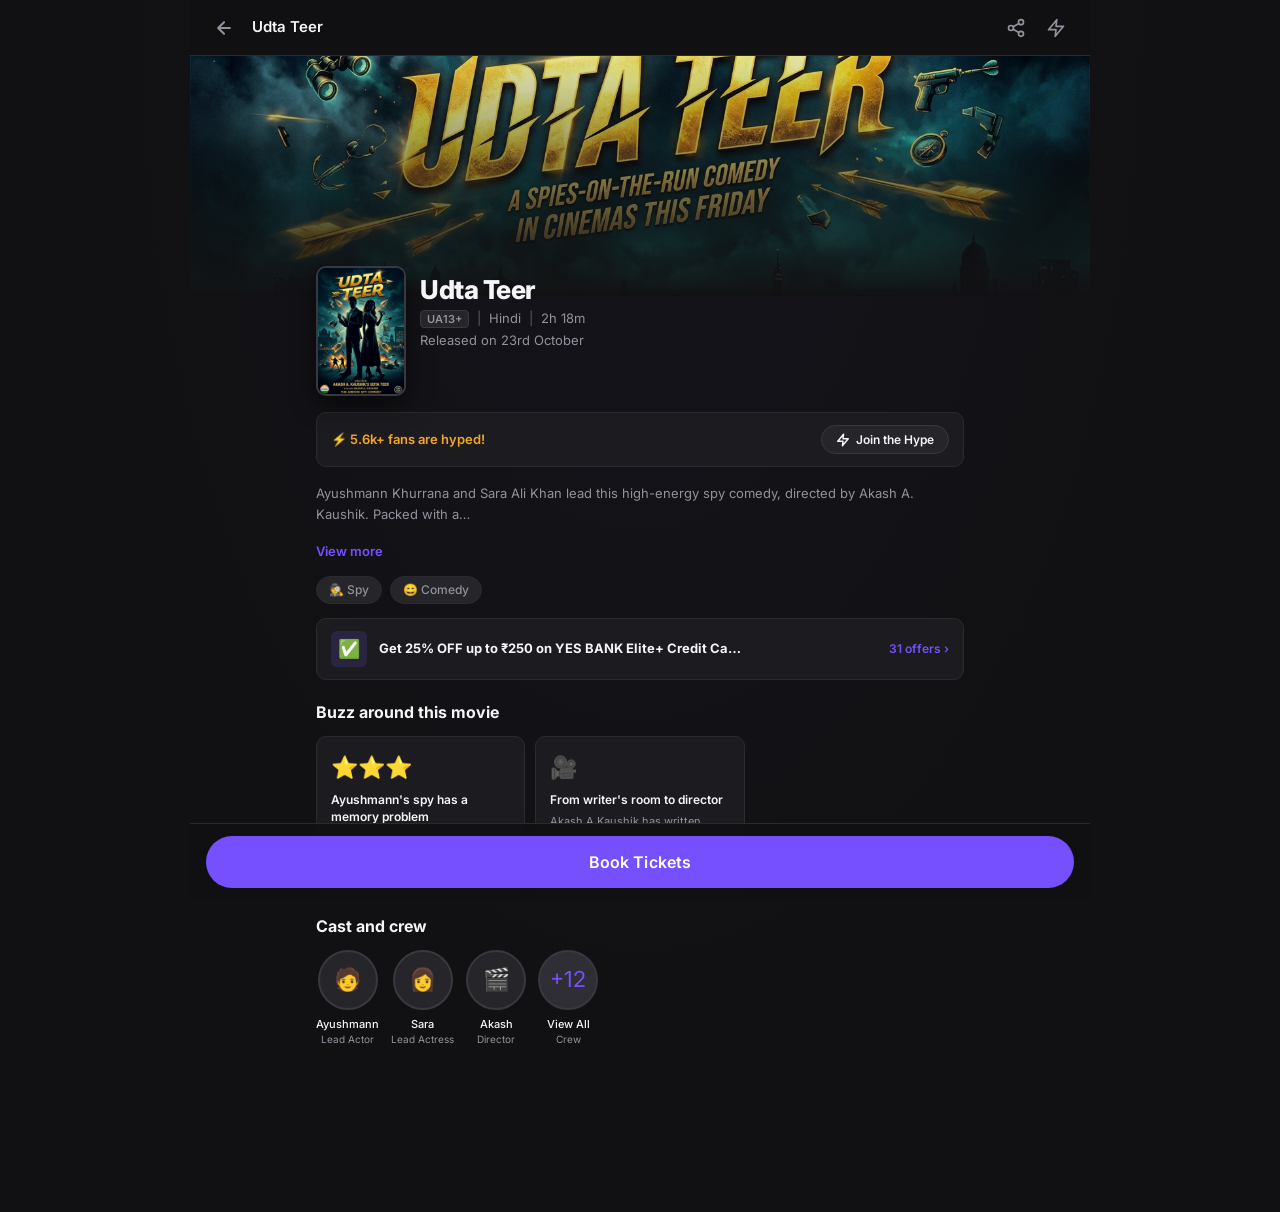
<file: movie.html>
<!DOCTYPE html>
<html lang="en">
<head>
  <meta charset="UTF-8">
  <meta name="viewport" content="width=device-width, initial-scale=1.0">
  <meta name="description" content="Udta Teer — Hindi spy comedy starring Ayushmann Khurrana and Sara Ali Khan, directed by Akash A. Kaushik. UA13+ | 2h 18m | Released 23rd October.">
  <title>Udta Teer — CineBook</title>
  <link rel="stylesheet" href="styles.css">
</head>
<body>
<div class="page" id="movie-page">

  <!-- ── Sub-page Bar ───────────────────────────── -->
  <nav class="subpage-bar">
    <button class="icon-btn" onclick="App.goBack()" aria-label="Go back">
      <svg viewBox="0 0 24 24" fill="none" stroke="currentColor" stroke-width="2.5" stroke-linecap="round" stroke-linejoin="round">
        <path d="M19 12H5M12 5l-7 7 7 7"/>
      </svg>
    </button>
    <div class="subpage-bar-center">
      <div class="subpage-title" id="nav-title">Udta Teer</div>
    </div>
    <div class="topbar-actions">
      <button class="icon-btn" aria-label="Share movie" onclick="App.showToast('Share link copied!','success')">
        <svg viewBox="0 0 24 24" fill="none" stroke="currentColor" stroke-width="2" stroke-linecap="round" stroke-linejoin="round">
          <circle cx="18" cy="5" r="3"/><circle cx="6" cy="12" r="3"/><circle cx="18" cy="19" r="3"/><line x1="8.59" y1="13.51" x2="15.42" y2="17.49"/><line x1="15.41" y1="6.51" x2="8.59" y2="10.49"/>
        </svg>
      </button>
      <button class="icon-btn" id="hype-nav-btn" aria-label="Hype this movie">
        <svg viewBox="0 0 24 24" fill="none" stroke="currentColor" stroke-width="2" stroke-linecap="round" stroke-linejoin="round">
          <path d="M13 2L3 14h9l-1 8 10-12h-9l1-8z"/>
        </svg>
      </button>
    </div>
  </nav>

  <!-- ── Cinematic Backdrop ─────────────────────── -->
  <div class="movie-backdrop-wrap" id="backdrop-wrap">
    <img src="backdrop.jpg" alt="Udta Teer backdrop" id="backdrop-img"
      onerror="document.getElementById('backdrop-wrap').style.background='linear-gradient(135deg,#0d1b2a 0%,#1a2a3a 40%,#2d4a6a 100%)'">
    <div class="movie-backdrop-gradient"></div>
  </div>

  <!-- ── Movie Body ─────────────────────────────── -->
  <main class="movie-detail-body page-center" id="movie-body">

    <!-- Poster + Title row -->
    <div style="display:flex;gap:14px;align-items:flex-start;margin-top:-30px;position:relative;z-index:2;padding-top:0;">
      <div style="width:90px;height:130px;border-radius:10px;overflow:hidden;border:2px solid var(--border);flex-shrink:0;box-shadow:0 8px 24px rgba(0,0,0,0.6);">
        <img src="poster.jpg" alt="Udta Teer poster" style="width:100%;height:100%;object-fit:cover;" id="poster-img"
          onerror="this.parentElement.innerHTML='<div style=\'width:100%;height:100%;background:linear-gradient(135deg,#1a2a3a,#2d4a6a);display:flex;align-items:center;justify-content:center;font-size:32px;\'>🎬</div>'">
      </div>
      <div style="flex:1;padding-top:8px;">
        <h1 class="movie-title-lg" id="movie-title">Udta Teer</h1>
        <div class="movie-cert-row" id="movie-cert">
          <span class="cert-badge" id="cert">UA13+</span>
          <span class="separator">|</span>
          <span id="lang">Hindi</span>
          <span class="separator">|</span>
          <span id="runtime">2h 18m</span>
        </div>
        <div class="movie-release" id="release">Released on 23rd October</div>
      </div>
    </div>

    <!-- Hype row -->
    <div class="hype-row">
      <span class="hype-count" id="hype-count">⚡ 5.6k+ fans are hyped!</span>
      <button class="hype-btn" id="hype-btn" onclick="toggleHype()">
        <svg width="14" height="14" viewBox="0 0 24 24" fill="none" stroke="currentColor" stroke-width="2.5" stroke-linecap="round" stroke-linejoin="round">
          <path d="M13 2L3 14h9l-1 8 10-12h-9l1-8z"/>
        </svg>
        Join the Hype
      </button>
    </div>

    <!-- Synopsis -->
    <div>
      <p class="synopsis" id="synopsis-text">
        Ayushmann Khurrana and Sara Ali Khan lead this high-energy spy comedy, directed by Akash A. Kaushik. Packed with a…
      </p>
      <button class="synopsis-toggle" id="synopsis-toggle" onclick="toggleSynopsis()">View more</button>
    </div>

    <!-- Genre tags -->
    <div class="genres-row" id="genres-row">
      <span class="chip">🕵️ Spy</span>
      <span class="chip">😄 Comedy</span>
    </div>

    <!-- Offer banner -->
    <div class="offer-banner">
      <div class="offer-icon">✅</div>
      <div class="offer-text">
        <strong>Get 25% OFF up to ₹250 on YES BANK Elite+ Credit Ca…</strong>
      </div>
      <span class="offer-count">31 offers &rsaquo;</span>
    </div>

    <!-- Buzz section -->
    <h2 class="section-heading">Buzz around this movie</h2>
    <div class="highlights-grid" id="highlights-grid"></div>

    <!-- Cast & Crew -->
    <h2 class="section-heading">Cast and crew</h2>
    <div class="cast-list" id="cast-list"></div>

    <div style="padding-bottom:80px;"></div>
  </main>

  <!-- ── Sticky Book Bar ────────────────────────── -->
  <div class="book-bar">
    <button class="btn btn-primary btn-full btn-lg" id="book-btn" onclick="bookTickets()">
      Book Tickets
    </button>
  </div>
</div>

<script src="data.js"></script>
<script src="data-structures.js"></script>
<script src="app.js"></script>
<script>
"use strict";

let movie = null;
let synopsisExpanded = false;
let hyped = false;

const FULL_SYNOPSIS = "Ayushmann Khurrana and Sara Ali Khan lead this high-energy spy comedy, directed by Akash A. Kaushik. Packed with laugh-out-loud moments and unexpected twists, the film follows a bumbling spy who forgets he works for Pakistan and accidentally starts working against his own bosses. A rollercoaster of mistaken identities, double agents, and comic chaos that will keep you guessing until the very end.";
const SHORT_SYNOPSIS = "Ayushmann Khurrana and Sara Ali Khan lead this high-energy spy comedy, directed by Akash A. Kaushik. Packed with a…";

function toggleSynopsis() {
  synopsisExpanded = !synopsisExpanded;
  document.getElementById("synopsis-text").textContent = synopsisExpanded ? FULL_SYNOPSIS : SHORT_SYNOPSIS;
  document.getElementById("synopsis-toggle").textContent = synopsisExpanded ? "Show less" : "View more";
}

function toggleHype() {
  hyped = !hyped;
  const btn = document.getElementById("hype-btn");
  const count = document.getElementById("hype-count");
  btn.classList.toggle("active", hyped);
  btn.innerHTML = hyped
    ? `<svg width="14" height="14" viewBox="0 0 24 24" fill="currentColor" stroke="currentColor" stroke-width="2" stroke-linecap="round" stroke-linejoin="round"><path d="M13 2L3 14h9l-1 8 10-12h-9l1-8z"/></svg> Hyped!`
    : `<svg width="14" height="14" viewBox="0 0 24 24" fill="none" stroke="currentColor" stroke-width="2.5" stroke-linecap="round" stroke-linejoin="round"><path d="M13 2L3 14h9l-1 8 10-12h-9l1-8z"/></svg> Join the Hype`;
  count.textContent = hyped ? "⚡ 5.6k+1 fans are hyped!" : "⚡ 5.6k+ fans are hyped!";
  App.showToast(hyped ? "🔥 You joined the hype!" : "Removed from hype", hyped ? "success" : "info");
}

function renderHighlights() {
  const grid = document.getElementById("highlights-grid");
  if (!movie || !grid) return;
  grid.innerHTML = movie.highlights.map(h => `
    <div class="highlight-card">
      <div class="highlight-icon">${h.icon}</div>
      <div class="highlight-title">${h.title}</div>
      <div class="highlight-desc">${h.description}</div>
    </div>
  `).join("");
}

function renderCast() {
  const castList = document.getElementById("cast-list");
  if (!movie || !castList) return;

  const castData = [
    { name: "Ayushmann Khurrana", role: "Lead Actor", avatar: "🧑" },
    { name: "Sara Ali Khan", role: "Lead Actress", avatar: "👩" },
    { name: "Akash A. Kaushik", role: "Director", avatar: "🎬" }
  ];

  castList.innerHTML = castData.map(c => `
    <div class="cast-item">
      <div class="cast-avatar">${c.avatar}</div>
      <div class="cast-name">${c.name.split(" ")[0]}</div>
      <div class="cast-role">${c.role}</div>
    </div>
  `).join("") + `
    <div class="cast-item" style="cursor:pointer;" onclick="App.showToast('Full crew details coming soon','info')">
      <div class="cast-avatar" style="background:var(--bg-surface-2);color:var(--accent);">+12</div>
      <div class="cast-name">View All</div>
      <div class="cast-role">Crew</div>
    </div>
  `;
}

function bookTickets() {
  if (!movie) return;
  App.Session.setMovie(movie.id);
  window.location.href = "theatres.html?movie=" + movie.id;
}

document.addEventListener("DOMContentLoaded", () => {
  const movieId = App.getParam("id") || "udta-teer";
  movie = CineData.getMovieById(movieId);

  if (!movie) {
    document.getElementById("movie-body").innerHTML = `
      <div class="empty-state">
        <div class="empty-state-icon">🎬</div>
        <div class="empty-state-title">Movie not found</div>
        <div class="empty-state-desc">The movie you're looking for doesn't exist.</div>
        <button class="btn btn-primary" onclick="window.location.href='index.html'" style="margin-top:20px;">Go Home</button>
      </div>`;
    return;
  }

  App.Session.setMovie(movie.id);
  document.title = `${movie.title} — CineBook`;
  renderHighlights();
  renderCast();
});
</script>
</body>
</html>
</file>
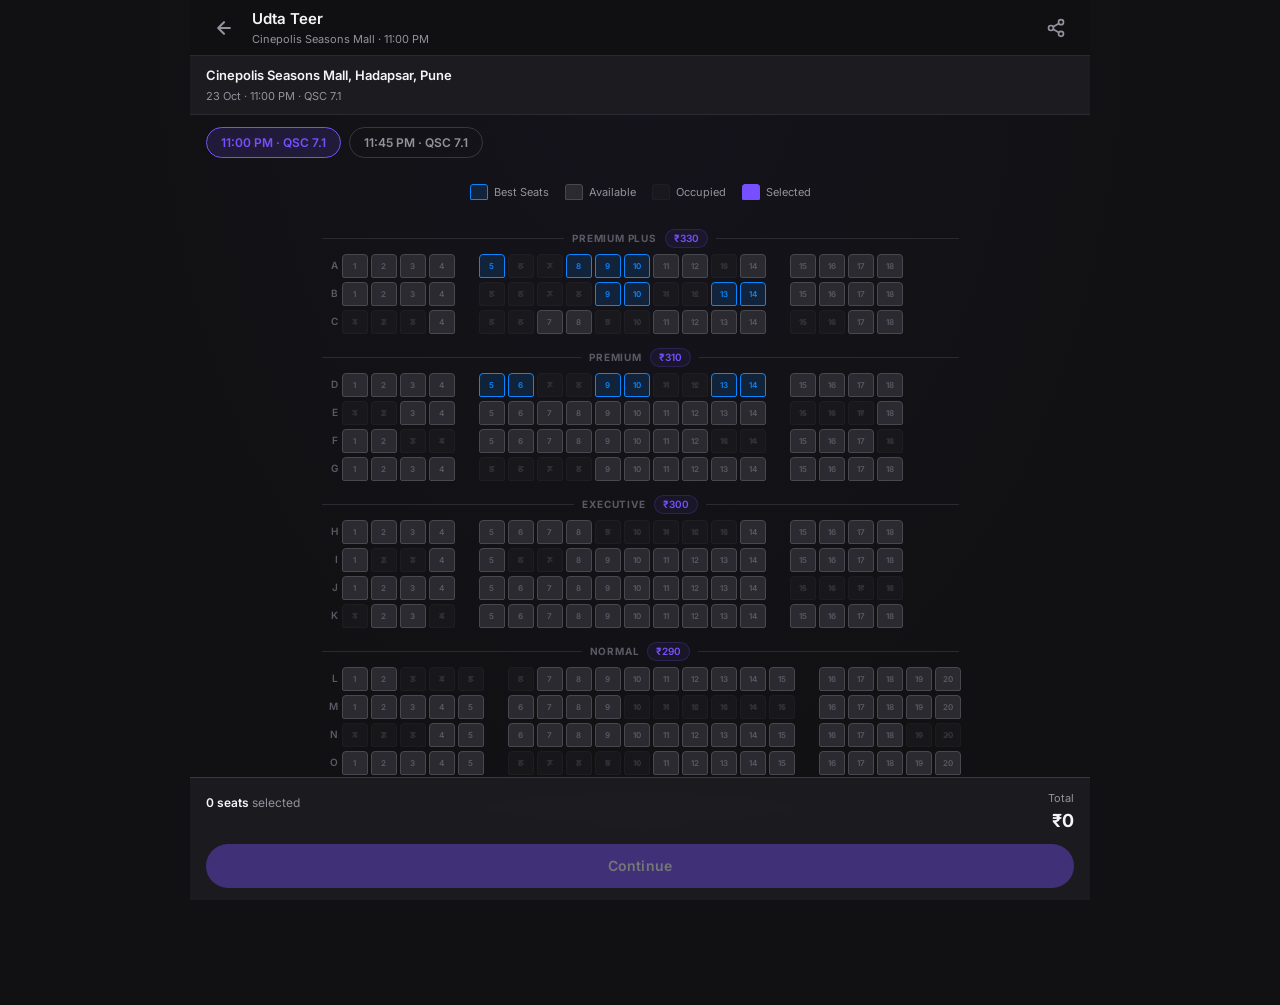
<file: seats.html>
<!DOCTYPE html>
<html lang="en">
<head>
  <meta charset="UTF-8">
  <meta name="viewport" content="width=device-width, initial-scale=1.0">
  <meta name="description" content="Select your cinema seats for Udta Teer at CineBook. Interactive seat map with real-time pricing.">
  <title>Select Seats — CineBook</title>
  <link rel="stylesheet" href="styles.css">
  <style>
    /* Extra seat-page specific styles */
    .seat-page-body { padding-bottom: 0; }
    .seat-info-bar {
      padding: 10px 16px;
      background: var(--bg-card);
      border-bottom: 1px solid var(--border-subtle);
      display: flex;
      flex-direction: column;
      gap: 2px;
    }
    .seat-info-theatre { font-size: 13px; font-weight: 600; }
    .seat-info-meta    { font-size: 11px; color: var(--text-secondary); }

    /* Category separator rows */
    .cat-separator {
      display: flex;
      align-items: center;
      gap: 8px;
      margin: 14px 0 6px;
      padding: 0 2px;
    }
    .cat-sep-line { height: 1px; background: var(--border-subtle); flex: 1; }
    .cat-sep-info {
      display: flex;
      align-items: center;
      gap: 8px;
      white-space: nowrap;
    }
    .cat-sep-name {
      font-size: 10px;
      font-weight: 700;
      letter-spacing: 0.8px;
      text-transform: uppercase;
      color: var(--text-muted);
    }
    .cat-sep-price {
      font-size: 10px;
      font-weight: 600;
      color: var(--accent);
      background: var(--accent-dim-2);
      border: 1px solid rgba(118,80,255,0.2);
      border-radius: var(--radius-full);
      padding: 1px 8px;
    }

    .seat-map-container {
      padding: 0 0 8px;
      overflow: hidden;
    }

    /* Limit selection notice */
    .limit-notice {
      text-align: center;
      font-size: 11px;
      color: var(--text-muted);
      padding: 4px 0 8px;
    }

    /* Max seats alert */
    .max-seats-alert {
      display: none;
      background: var(--orange-dim);
      border: 1px solid rgba(255,149,0,0.3);
      border-radius: var(--radius-md);
      padding: 8px 12px;
      font-size: 12px;
      color: var(--orange);
      text-align: center;
      margin: 0 16px 8px;
    }
    .max-seats-alert.visible { display: block; }
  </style>
</head>
<body>
<div class="page" id="seats-page">

  <!-- ── Sub-page Bar ───────────────────────────── -->
  <nav class="subpage-bar">
    <button class="icon-btn" onclick="App.goBack()" aria-label="Go back">
      <svg viewBox="0 0 24 24" fill="none" stroke="currentColor" stroke-width="2.5" stroke-linecap="round" stroke-linejoin="round">
        <path d="M19 12H5M12 5l-7 7 7 7"/>
      </svg>
    </button>
    <div class="subpage-bar-center">
      <div class="subpage-title">Udta Teer</div>
      <div class="subpage-meta" id="nav-show-meta">Loading…</div>
    </div>
    <div class="topbar-actions">
      <button class="icon-btn" aria-label="Share seat map" onclick="App.showToast('Share link copied!','success')">
        <svg viewBox="0 0 24 24" fill="none" stroke="currentColor" stroke-width="2" stroke-linecap="round" stroke-linejoin="round">
          <circle cx="18" cy="5" r="3"/><circle cx="6" cy="12" r="3"/><circle cx="18" cy="19" r="3"/><line x1="8.59" y1="13.51" x2="15.42" y2="17.49"/><line x1="15.41" y1="6.51" x2="8.59" y2="10.49"/>
        </svg>
      </button>
    </div>
  </nav>

  <!-- ── Theatre / Show Info Bar ───────────────── -->
  <div class="seat-info-bar">
    <div class="seat-info-theatre" id="info-theatre">Cinepolis Seasons Mall, Hadapsar, Pune</div>
    <div class="seat-info-meta" id="info-meta">23 Oct (Fri) · Loading show…</div>
  </div>

  <!-- ── Showtime Switcher (for Cinepolis) ─────── -->
  <div class="showtime-switcher" id="showtime-switcher">
    <!-- rendered by JS for cinepolis only -->
  </div>

  <!-- ── Seat Legend ────────────────────────────── -->
  <div class="seat-legend">
    <div class="legend-item">
      <div class="legend-dot legend-recommended"></div>
      <span>Best Seats</span>
    </div>
    <div class="legend-item">
      <div class="legend-dot legend-available"></div>
      <span>Available</span>
    </div>
    <div class="legend-item">
      <div class="legend-dot legend-occupied"></div>
      <span>Occupied</span>
    </div>
    <div class="legend-item">
      <div class="legend-dot legend-selected"></div>
      <span>Selected</span>
    </div>
  </div>

  <!-- ── Seat Map ───────────────────────────────── -->
  <div class="seat-map-container">
    <div class="seat-map-outer">
      <div class="seat-map" id="seat-map" role="grid" aria-label="Cinema seat map">
        <!-- rendered by JS -->
      </div>
    </div>

    <!-- Screen Indicator -->
    <div class="screen-indicator">
      <div class="screen-bar"></div>
      <div class="screen-label">◀ SCREEN ▶</div>
    </div>

    <div class="limit-notice">Maximum 6 seats per booking</div>
  </div>

  <!-- Max seats alert -->
  <div class="max-seats-alert" id="max-seats-alert">
    ⚠ You can select a maximum of 6 seats per booking.
  </div>

  <!-- ── Sticky Booking Summary ─────────────────── -->
  <div class="booking-summary" id="booking-summary">
    <div class="booking-summary-top">
      <div>
        <div class="selected-seats-display">
          <strong id="seats-count">0 seats</strong> selected
        </div>
        <div id="selected-seat-labels" style="font-size:11px;color:var(--accent);margin-top:2px;min-height:16px;"></div>
      </div>
      <div style="text-align:right;">
        <div style="font-size:11px;color:var(--text-secondary);">Total</div>
        <div class="booking-total">₹<span id="total-price">0</span></div>
      </div>
    </div>
    <button class="btn btn-primary btn-full" id="continue-btn" onclick="proceedToCheckout()" disabled
      style="opacity:0.4;cursor:not-allowed;" aria-disabled="true">
      Continue
    </button>
  </div>
</div>

<script src="data.js"></script>
<script src="data-structures.js"></script>
<script src="app.js"></script>
<script>
"use strict";

// ── State ─────────────────────────────────────────────
const MAX_SEATS = 6;
let selectedSeats = []; // array of seat objects {id, row, num, category, price, state}
let currentTheatreId = "";
let currentShowId = "";
let currentDate = "";
let currentTheatre = null;
let currentShow = null;
let seatLayout = []; // deep copy of layout for this show

// ── Init ──────────────────────────────────────────────
document.addEventListener("DOMContentLoaded", () => {
  currentTheatreId = App.getParam("theatre") || App.Session.getTheatre() || "cinepolis-seasons";
  currentShowId    = App.getParam("show")    || App.Session.getShow()    || "";
  currentDate      = App.getParam("date")    ? decodeURIComponent(App.getParam("date")) : (App.Session.getDate() || "23 Oct");

  currentTheatre = CineData.getTheatreById(currentTheatreId);
  if (!currentTheatre) { showError("Theatre not found."); return; }

  // Resolve the current show
  const showResult = CineData.getShowById(currentTheatreId, currentShowId);
  currentShow = showResult ? showResult.show : null;

  // Fallback: use first available show for this date
  if (!currentShow) {
    const shows = CineData.getShowsByTheatreAndDate(currentTheatreId, currentDate);
    currentShow = shows.find(s => s.time !== null) || null;
    if (currentShow) currentShowId = currentShow.id;
  }

  if (!currentShow) { showError("No shows available for the selected date."); return; }

  // Load seat layout for this show
  const layoutId = CineData.getSeatLayoutKey(currentTheatreId, currentShowId);
  seatLayout = CineData.getSeatLayout(layoutId);

  // Merge with booked seats from LocalStorage
  applyOccupiedSeats();

  // Render page
  updateInfoBar();
  renderShowtimeSwitcher();
  renderSeatMap();
  updateSummary();
});

// ── Apply Occupied Seats from LocalStorage ────────────
function applyOccupiedSeats() {
  const occupied = DSA.getOccupiedSeats(currentTheatreId, currentShowId);
  seatLayout.forEach(rowObj => {
    rowObj.seats.forEach(seat => {
      if (occupied.includes(seat.id) && seat.state !== "occupied") {
        seat.state = "occupied";
      }
    });
  });
}

// ── Update Info Bar ───────────────────────────────────
function updateInfoBar() {
  document.getElementById("info-theatre").textContent = currentTheatre.fullName;
  document.getElementById("info-meta").textContent =
    `${currentDate} · ${currentShow ? currentShow.time : "Unknown time"}${currentShow && currentShow.format ? " · " + currentShow.format : ""}`;
  document.getElementById("nav-show-meta").textContent =
    currentTheatre.name + (currentShow ? " · " + currentShow.time : "");
  document.title = `Select Seats — ${currentTheatre.name} — CineBook`;
}

// ── Showtime Switcher (mainly for Cinepolis) ──────────
function renderShowtimeSwitcher() {
  const switcher = document.getElementById("showtime-switcher");
  const shows = CineData.getShowsByTheatreAndDate(currentTheatreId, currentDate)
    .filter(s => s.time !== null);

  if (shows.length <= 1) { switcher.style.display = "none"; return; }

  switcher.innerHTML = shows.map(s => `
    <button class="show-switcher-btn ${s.id === currentShowId ? "active" : ""}"
      data-show-id="${s.id}" aria-pressed="${s.id === currentShowId}">
      ${s.time}${s.format ? " · " + s.format : ""}
    </button>
  `).join("");

  switcher.querySelectorAll(".show-switcher-btn").forEach(btn => {
    btn.addEventListener("click", () => switchShow(btn.dataset.showId));
  });
}

function switchShow(showId) {
  if (showId === currentShowId) return;
  currentShowId = showId;
  App.Session.setShow(showId);

  const showResult = CineData.getShowById(currentTheatreId, showId);
  currentShow = showResult ? showResult.show : currentShow;

  // Reload layout and clear selections
  const layoutId = CineData.getSeatLayoutKey(currentTheatreId, currentShowId);
  seatLayout = CineData.getSeatLayout(layoutId);
  selectedSeats = [];
  applyOccupiedSeats();

  updateInfoBar();
  renderShowtimeSwitcher();
  renderSeatMap();
  updateSummary();

  App.showToast(`Switched to ${currentShow.time}${currentShow.format ? " · " + currentShow.format : ""}`, "info");
}

// ── Render Seat Map ───────────────────────────────────
function renderSeatMap() {
  const mapEl = document.getElementById("seat-map");
  if (!mapEl) return;

  let html = "";
  let currentCategory = null;

  seatLayout.forEach(rowObj => {
    // Category separator when category changes
    if (rowObj.category !== currentCategory) {
      currentCategory = rowObj.category;
      const catInfo = CineData.SEAT_CATEGORIES[currentCategory] || { label: currentCategory };
      html += `
        <div class="cat-separator">
          <div class="cat-sep-line"></div>
          <div class="cat-sep-info">
            <span class="cat-sep-name">${catInfo.label}</span>
            <span class="cat-sep-price">₹${rowObj.price}</span>
          </div>
          <div class="cat-sep-line"></div>
        </div>
      `;
    }

    html += renderSeatRow(rowObj);
  });

  mapEl.innerHTML = html;

  // Bind click events
  mapEl.querySelectorAll(".seat[data-seat-id]").forEach(el => {
    el.addEventListener("click", () => handleSeatClick(el.dataset.seatId));
  });
}

function renderSeatRow(rowObj) {
  const { row, seats } = rowObj;

  // Group seats by block
  const leftSeats   = seats.filter(s => s.block === "left");
  const centerSeats = seats.filter(s => s.block === "center");
  const rightSeats  = seats.filter(s => s.block === "right");

  function seatHTML(seat) {
    const isSelected = selectedSeats.some(s => s.id === seat.id);
    let cls = "seat ";
    if (isSelected)              cls += "seat-selected";
    else if (seat.state === "occupied")    cls += "seat-occupied";
    else if (seat.state === "recommended") cls += "seat-recommended";
    else                         cls += "seat-available";

    const disabled = seat.state === "occupied" ? "aria-disabled='true'" : "";
    const label = `${seat.row}${seat.num}`;
    return `<div class="${cls}" data-seat-id="${seat.id}" role="gridcell"
      aria-label="Seat ${label} - ${seat.category} - ₹${seat.price}${isSelected?' selected':''}"
      ${disabled} tabindex="${seat.state === 'occupied' ? '-1' : '0'}"
      onkeypress="if(event.key==='Enter'||event.key===' ') handleSeatClick('${seat.id}')"
      title="Seat ${label} (₹${seat.price})">${isSelected ? label : seat.num}</div>`;
  }

  let rowHTML = `<div class="seat-row" role="row" aria-label="Row ${row}">`;
  rowHTML += `<div class="row-label">${row}</div>`;

  if (leftSeats.length > 0) {
    rowHTML += `<div class="seat-block">${leftSeats.map(seatHTML).join("")}</div>`;
  }

  if (centerSeats.length > 0) {
    rowHTML += `<div class="seat-aisle"></div>`;
    rowHTML += `<div class="seat-block">${centerSeats.map(seatHTML).join("")}</div>`;
  }

  if (rightSeats.length > 0) {
    rowHTML += `<div class="seat-aisle"></div>`;
    rowHTML += `<div class="seat-block">${rightSeats.map(seatHTML).join("")}</div>`;
  }

  rowHTML += `</div>`;
  return rowHTML;
}

// ── Seat Click Handler ────────────────────────────────
function handleSeatClick(seatId) {
  // Find the seat in layout
  let foundSeat = null;
  for (const rowObj of seatLayout) {
    foundSeat = rowObj.seats.find(s => s.id === seatId);
    if (foundSeat) break;
  }
  if (!foundSeat) return;
  if (foundSeat.state === "occupied") return;

  const alreadySelected = selectedSeats.findIndex(s => s.id === seatId);

  if (alreadySelected >= 0) {
    // Deselect
    selectedSeats.splice(alreadySelected, 1);
    document.getElementById("max-seats-alert").classList.remove("visible");
  } else {
    // Select
    if (selectedSeats.length >= MAX_SEATS) {
      document.getElementById("max-seats-alert").classList.add("visible");
      App.showToast(`Maximum ${MAX_SEATS} seats allowed per booking`, "error");
      return;
    }
    selectedSeats.push(foundSeat);
    if (selectedSeats.length === MAX_SEATS) {
      document.getElementById("max-seats-alert").classList.add("visible");
    }
  }

  // Re-render only the seat map (efficient partial update)
  renderSeatMap();
  updateSummary();
}

// ── Update Booking Summary ────────────────────────────
function updateSummary() {
  const count = selectedSeats.length;
  const total = selectedSeats.reduce((sum, s) => sum + s.price, 0);
  const labels = selectedSeats.map(s => s.id).join(", ");

  document.getElementById("seats-count").textContent = `${count} seat${count !== 1 ? "s" : ""}`;
  document.getElementById("total-price").textContent = total.toLocaleString("en-IN");
  document.getElementById("selected-seat-labels").textContent = labels || "";

  const btn = document.getElementById("continue-btn");
  const hasSeats = count > 0;
  btn.disabled = !hasSeats;
  btn.style.opacity = hasSeats ? "1" : "0.4";
  btn.style.cursor  = hasSeats ? "pointer" : "not-allowed";
  btn.setAttribute("aria-disabled", !hasSeats);
}

// ── Proceed to Checkout ───────────────────────────────
function proceedToCheckout() {
  if (selectedSeats.length === 0) {
    App.showToast("Please select at least one seat.", "error");
    return;
  }

  // Verify seats are still available
  const seatIds = selectedSeats.map(s => s.id);
  if (!DSA.areSeatsAvailable(currentTheatreId, currentShowId, seatIds)) {
    App.showToast("Some seats were just booked by someone else. Please re-select.", "error");
    selectedSeats = [];
    applyOccupiedSeats();
    renderSeatMap();
    updateSummary();
    return;
  }

  // Save to session
  App.Session.setSeats(selectedSeats);
  App.Session.setTheatre(currentTheatreId);
  App.Session.setShow(currentShowId);
  App.Session.setDate(currentDate);

  const total = selectedSeats.reduce((s, seat) => s + seat.price, 0);
  window.location.href = `checkout.html?theatre=${currentTheatreId}&show=${currentShowId}&date=${encodeURIComponent(currentDate)}&total=${total}`;
}

// ── Error state ───────────────────────────────────────
function showError(msg) {
  document.getElementById("seat-map").innerHTML = `
    <div class="empty-state" style="padding:40px 20px;">
      <div class="empty-state-icon">⚠️</div>
      <div class="empty-state-title">Cannot Load Seat Map</div>
      <div class="empty-state-desc">${msg}</div>
      <button class="btn btn-outline" onclick="history.back()" style="margin-top:16px;">Go Back</button>
    </div>`;
}
</script>
</body>
</html>
</file>
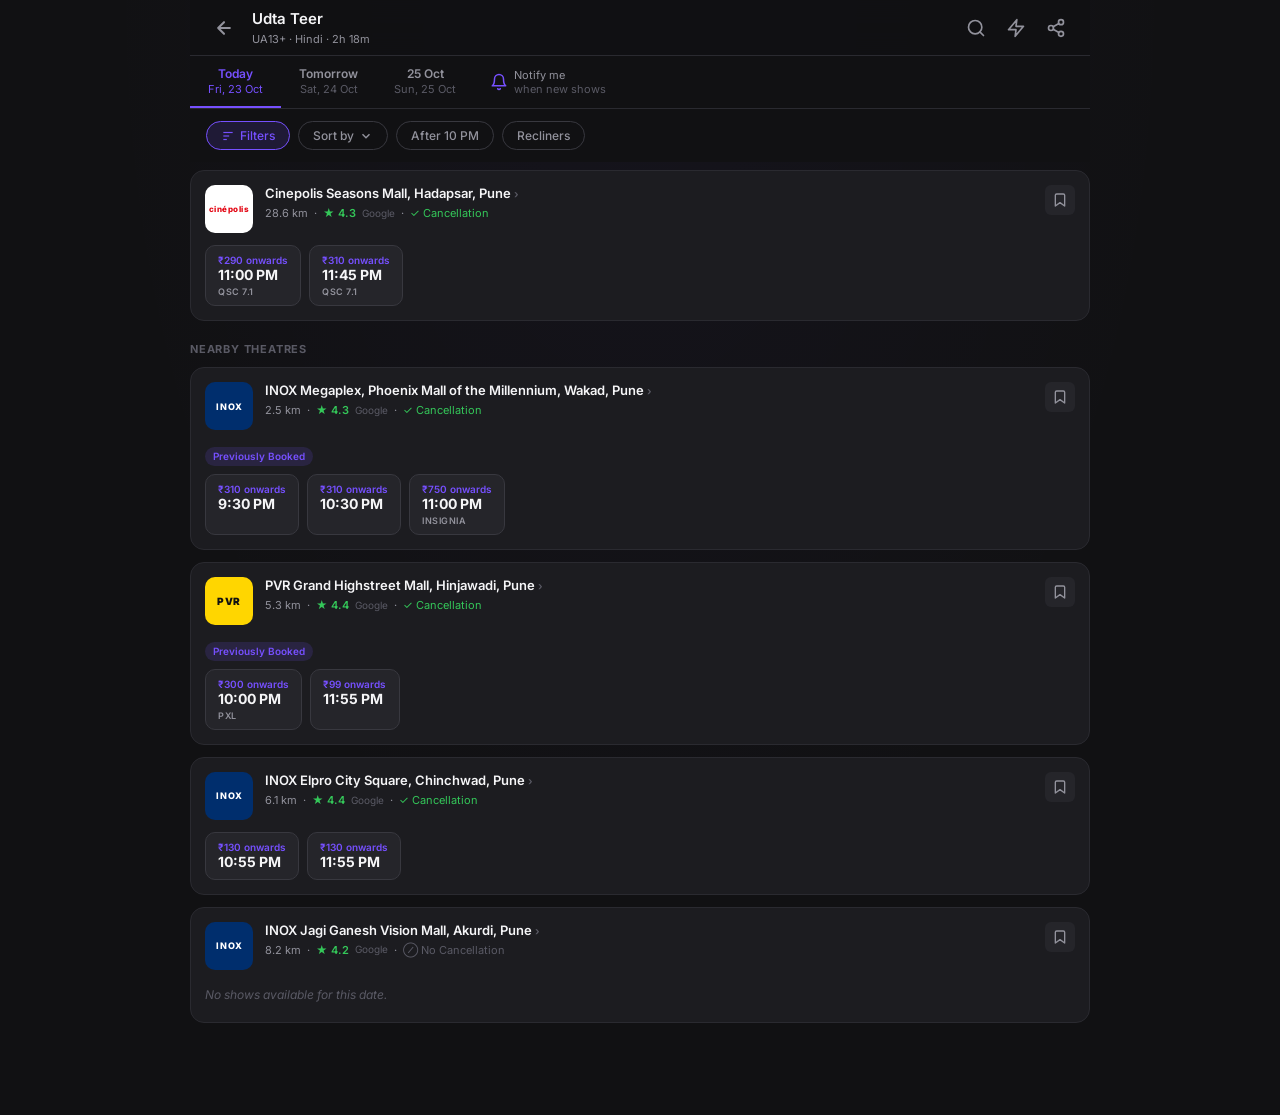
<file: theatres.html>
<!DOCTYPE html>
<html lang="en">
<head>
  <meta charset="UTF-8">
  <meta name="viewport" content="width=device-width, initial-scale=1.0">
  <meta name="description" content="Select a theatre and showtime for Udta Teer in Pune. Book tickets at Cinepolis, INOX, PVR and more.">
  <title>Select Theatre — CineBook</title>
  <link rel="stylesheet" href="styles.css">
</head>
<body>
<div class="page" id="theatres-page">

  <!-- ── Sub-page Bar ───────────────────────────── -->
  <nav class="subpage-bar">
    <button class="icon-btn" onclick="App.goBack()" aria-label="Go back">
      <svg viewBox="0 0 24 24" fill="none" stroke="currentColor" stroke-width="2.5" stroke-linecap="round" stroke-linejoin="round">
        <path d="M19 12H5M12 5l-7 7 7 7"/>
      </svg>
    </button>
    <div class="subpage-bar-center">
      <div class="subpage-title" id="nav-movie-title">Udta Teer</div>
      <div class="subpage-meta" id="nav-movie-meta">UA13+ · Hindi · 2h 18m</div>
    </div>
    <div class="topbar-actions">
      <button class="icon-btn" aria-label="Search theatres" onclick="App.showToast('Theatre search coming soon','info')">
        <svg viewBox="0 0 24 24" fill="none" stroke="currentColor" stroke-width="2" stroke-linecap="round" stroke-linejoin="round">
          <circle cx="11" cy="11" r="8"/><path d="m21 21-4.35-4.35"/>
        </svg>
      </button>
      <button class="icon-btn" aria-label="Hype">
        <svg viewBox="0 0 24 24" fill="none" stroke="currentColor" stroke-width="2" stroke-linecap="round" stroke-linejoin="round">
          <path d="M13 2L3 14h9l-1 8 10-12h-9l1-8z"/>
        </svg>
      </button>
      <button class="icon-btn" aria-label="Share" onclick="App.showToast('Share link copied!','success')">
        <svg viewBox="0 0 24 24" fill="none" stroke="currentColor" stroke-width="2" stroke-linecap="round" stroke-linejoin="round">
          <circle cx="18" cy="5" r="3"/><circle cx="6" cy="12" r="3"/><circle cx="18" cy="19" r="3"/><line x1="8.59" y1="13.51" x2="15.42" y2="17.49"/><line x1="15.41" y1="6.51" x2="8.59" y2="10.49"/>
        </svg>
      </button>
    </div>
  </nav>

  <!-- ── Date Tabs ──────────────────────────────── -->
  <div class="date-scroll" id="date-tabs" role="tablist" aria-label="Select show date">
    <!-- rendered by JS -->
    <div class="notify-tab" onclick="App.showToast('Notify me feature coming soon','info')">
      <svg viewBox="0 0 24 24" fill="none" stroke="currentColor" stroke-width="2" stroke-linecap="round" stroke-linejoin="round">
        <path d="M18 8A6 6 0 0 0 6 8c0 7-3 9-3 9h18s-3-2-3-9"/><path d="M13.73 21a2 2 0 0 1-3.46 0"/>
      </svg>
      <span style="font-size:11px;line-height:1.3;">Notify me<br><span style="color:var(--text-muted);">when new shows</span></span>
    </div>
  </div>

  <!-- ── Filter Bar ─────────────────────────────── -->
  <div class="filter-bar" id="filter-bar">
    <button class="filter-chip active" id="filter-all-btn" onclick="setFilter('all',this)">
      <svg width="14" height="14" viewBox="0 0 24 24" fill="none" stroke="currentColor" stroke-width="2"><line x1="4" y1="6" x2="20" y2="6"/><line x1="4" y1="12" x2="14" y2="12"/><line x1="4" y1="18" x2="10" y2="18"/></svg>
      Filters
    </button>
    <button class="filter-chip" id="sortby-btn" onclick="cycleSortBy(this)">
      Sort by
      <svg width="12" height="12" viewBox="0 0 24 24" fill="none" stroke="currentColor" stroke-width="2.5"><polyline points="6 9 12 15 18 9"/></svg>
    </button>
    <button class="filter-chip" id="after10-btn" onclick="toggleAfter10(this)">After 10 PM</button>
    <button class="filter-chip" id="recliners-btn" onclick="toggleRecliners(this)">Recliners</button>
  </div>

  <!-- ── Theatre List ───────────────────────────── -->
  <div class="theatres-list" id="theatres-list">
    <!-- rendered by JS -->
  </div>
</div>

<script src="data.js"></script>
<script src="data-structures.js"></script>
<script src="app.js"></script>
<script>
"use strict";

let selectedDate = "23 Oct";
let filterAfter10 = false;
let filterRecliners = false;
let sortByMode = "none"; // "price-asc","price-desc","distance","none"
let bookmarked = {};

// ── Render Date Tabs ──────────────────────────────────
function renderDateTabs() {
  const tabs = document.getElementById("date-tabs");
  // Keep notify tab
  const notifyTab = tabs.querySelector(".notify-tab");

  // Clear all date tabs first
  tabs.querySelectorAll(".date-tab").forEach(t => t.remove());

  CineData.SHOW_DATES.forEach((d, idx) => {
    const tab = document.createElement("button");
    tab.className = "date-tab" + (d.short === selectedDate ? " active" : "");
    tab.setAttribute("role", "tab");
    tab.setAttribute("aria-selected", d.short === selectedDate ? "true" : "false");
    tab.id = "date-tab-" + d.id;
    tab.innerHTML = `
      <span class="date-tab-label">${d.label || d.short}</span>
      <span class="date-tab-day">${d.day}</span>
    `;
    tab.addEventListener("click", () => selectDate(d.short));
    tabs.insertBefore(tab, notifyTab);
  });
}

function selectDate(dateShort) {
  selectedDate = dateShort;
  App.Session.setDate(dateShort);
  renderDateTabs();
  renderTheatres();
}

// ── Filter / Sort controls ────────────────────────────
function setFilter(type, btn) {
  // This chip acts as a toggle-all / visual indicator
  App.showToast("Filters panel coming in next version", "info");
}

function cycleSortBy(btn) {
  const modes = ["none", "price-asc", "price-desc", "distance"];
  const labels = ["Sort by", "Price ↑", "Price ↓", "Distance"];
  const idx = modes.indexOf(sortByMode);
  sortByMode = modes[(idx + 1) % modes.length];
  btn.childNodes[0].textContent = labels[(idx + 1) % modes.length] + " ";
  btn.classList.toggle("active", sortByMode !== "none");
  renderTheatres();
}

function toggleAfter10(btn) {
  filterAfter10 = !filterAfter10;
  btn.classList.toggle("active", filterAfter10);
  renderTheatres();
}

function toggleRecliners(btn) {
  filterRecliners = !filterRecliners;
  btn.classList.toggle("active", filterRecliners);
  renderTheatres();
}

// ── Theatre Logo HTML ─────────────────────────────────
function theatreLogoHTML(type) {
  switch (type) {
    case "cinepolis": return `<div class="theatre-logo cinepolis-logo"><span>cinépolis</span></div>`;
    case "inox":      return `<div class="theatre-logo inox-logo"><span>INOX</span></div>`;
    case "pvr":       return `<div class="theatre-logo pvr-logo"><span>PVR</span></div>`;
    default:          return `<div class="theatre-logo" style="background:var(--bg-surface-2);"><span>🎬</span></div>`;
  }
}

// ── Render Theatre List ───────────────────────────────
function renderTheatres() {
  const container = document.getElementById("theatres-list");
  if (!container) return;

  let theatres = CineData.THEATRES.slice();

  // Get shows for selected date for each theatre
  let theatreShowData = theatres.map(t => ({
    theatre: t,
    shows: (t.shows[selectedDate] || []).filter(s => s.time !== null)
  }));

  // Filter: After 10 PM
  if (filterAfter10) {
    theatreShowData = theatreShowData.map(ts => ({
      ...ts,
      shows: ts.shows.filter(s => {
        if (!s.time24) return false;
        const [h] = s.time24.split(":").map(Number);
        return h >= 22;
      })
    }));
  }

  // Filter: Recliners (INSIGNIA format)
  if (filterRecliners) {
    theatreShowData = theatreShowData.map(ts => ({
      ...ts,
      shows: ts.shows.filter(s => s.format === "INSIGNIA" || s.format === "Recliner")
    }));
  }

  // Sort theatres using Selection Sort (DSA demo) by minimum show price
  if (sortByMode === "price-asc" || sortByMode === "price-desc") {
    const withMinPrice = theatreShowData.map(ts => ({
      ...ts,
      minPrice: ts.shows.length ? Math.min(...ts.shows.map(s => s.price || 9999)) : 9999
    }));
    const sortOrder = sortByMode === "price-asc" ? "asc" : "desc";
    const sortResult = DSA.selectionSort(withMinPrice, "minPrice", sortOrder);
    theatreShowData = sortResult.sorted;
  } else if (sortByMode === "distance") {
    // Sort by distance (numeric parse)
    const withDist = theatreShowData.map(ts => ({ ...ts, dist: parseFloat(ts.theatre.distance) || 99 }));
    const sortResult = DSA.bubbleSort(withDist, "dist", "asc");
    theatreShowData = sortResult.sorted;
  }

  // Build HTML
  let html = "";

  // First section: the featured theatre (Cinepolis, shown at top in screenshot)
  const cinepolis = theatreShowData.find(ts => ts.theatre.id === "cinepolis-seasons");
  const nearby    = theatreShowData.filter(ts => ts.theatre.id !== "cinepolis-seasons");

  if (cinepolis) {
    html += renderTheatreCard(cinepolis);
  }

  html += `<div class="section-label" style="margin-top:20px;">NEARBY THEATRES</div>`;
  nearby.forEach(ts => { html += renderTheatreCard(ts); });

  container.innerHTML = html;

  // Bind show buttons
  container.querySelectorAll(".show-btn[data-show-id]").forEach(btn => {
    btn.addEventListener("click", () => {
      const theatreId = btn.dataset.theatreId;
      const showId    = btn.dataset.showId;
      goToSeats(theatreId, showId);
    });
  });

  // Bind bookmark buttons
  container.querySelectorAll(".bookmark-btn[data-theatre-id]").forEach(btn => {
    const tid = btn.dataset.theatreId;
    if (bookmarked[tid]) btn.classList.add("active");
    btn.addEventListener("click", () => {
      bookmarked[tid] = !bookmarked[tid];
      btn.classList.toggle("active", bookmarked[tid]);
      App.showToast(bookmarked[tid] ? "Theatre bookmarked!" : "Bookmark removed", "info");
    });
  });
}

function renderTheatreCard(ts) {
  const { theatre: t, shows } = ts;
  const bm = bookmarked[t.id] ? " active" : "";
  const prevBooked = t.previouslyBooked
    ? `<div class="prev-booked-badge">Previously Booked</div>` : "";

  const cancellationHtml = t.cancellation
    ? `<span class="cancellation-ok">✓ ${t.cancellationText}</span>`
    : `<span class="cancellation-no">⊘ No Cancellation</span>`;

  // Bookmark icon with optional fill
  const bmIcon = `
    <svg viewBox="0 0 24 24" fill="none" stroke="currentColor" stroke-width="2" stroke-linecap="round" stroke-linejoin="round">
      <path d="M19 21l-7-5-7 5V5a2 2 0 0 1 2-2h10a2 2 0 0 1 2 2z"/>
    </svg>`;

  let showsHtml = "";
  if (shows.length === 0) {
    showsHtml = `<div class="unavailable-note">No shows available for this date${filterAfter10 ? " after 10 PM" : ""}${filterRecliners ? " with Recliners" : ""}.</div>`;
  } else if (shows[0] && shows[0].availability === "data-unavailable") {
    showsHtml = `<div class="unavailable-note">⚠ Showtime data unavailable for this theatre. Please check the venue directly.</div>`;
  } else {
    showsHtml = `<div class="shows-grid">` + shows.map(s => `
      <button class="show-btn" data-theatre-id="${t.id}" data-show-id="${s.id}"
        aria-label="${s.time} - ${s.priceLabel}${s.format ? ' - ' + s.format : ''}">
        <span class="show-price">${s.priceLabel}</span>
        <span class="show-time">${s.time}</span>
        ${s.format ? `<span class="show-format">${s.format}</span>` : ""}
      </button>
    `).join("") + `</div>`;
  }

  return `
    <div class="theatre-card" id="theatre-${t.id}">
      <div class="theatre-header">
        <div class="theatre-logo-wrap">${theatreLogoHTML(t.logoType)}</div>
        <div class="theatre-info">
          <div class="theatre-name">${t.fullName} <span style="color:var(--text-muted);font-size:11px;">&rsaquo;</span></div>
          <div class="theatre-meta-row">
            <span>${t.distance}</span>
            <span>·</span>
            <span class="star-rating">★ ${t.rating}</span>
            <span style="color:var(--text-muted);font-size:10px;">${t.ratingSource}</span>
            <span>·</span>
            ${cancellationHtml}
          </div>
        </div>
        <div class="theatre-actions">
          <button class="bookmark-btn${bm}" data-theatre-id="${t.id}" aria-label="Bookmark ${t.name}">
            ${bmIcon}
          </button>
        </div>
      </div>
      ${prevBooked}
      ${showsHtml}
    </div>
  `;
}

// ── Navigate to Seat Selection ────────────────────────
function goToSeats(theatreId, showId) {
  App.Session.setTheatre(theatreId);
  App.Session.setDate(selectedDate);
  App.Session.setShow(showId);
  App.Session.clearSeats();
  window.location.href = `seats.html?theatre=${theatreId}&show=${showId}&date=${encodeURIComponent(selectedDate)}`;
}

// ── Init ──────────────────────────────────────────────
document.addEventListener("DOMContentLoaded", () => {
  // Restore session state
  const sessionDate = App.Session.getDate();
  if (sessionDate) selectedDate = sessionDate;

  const movieId = App.getParam("movie") || App.Session.getMovie() || "udta-teer";
  const movie = CineData.getMovieById(movieId);
  if (movie) {
    document.getElementById("nav-movie-title").textContent = movie.title;
    document.getElementById("nav-movie-meta").textContent = `${movie.certification} · ${movie.language} · ${movie.runtime}`;
    document.title = `${movie.title} — Select Theatre — CineBook`;
  }

  renderDateTabs();
  renderTheatres();
});
</script>
</body>
</html>
</file>
<file: styles.css>
/* ╔══════════════════════════════════════════════════════╗
   ║  CineBook — Master Stylesheet                        ║
   ║  JSPM's Rajarshi Shahu College of Engineering, Pune  ║
   ╚══════════════════════════════════════════════════════╝ */

@import url('https://fonts.googleapis.com/css2?family=Inter:wght@300;400;500;600;700;800&display=swap');

/* ─── Design Tokens ─────────────────────────────────── */
:root {
  --bg-main:          #111113;
  --bg-card:          #1C1C20;
  --bg-surface:       #25252A;
  --bg-surface-2:     #2E2E34;
  --border:           #38383F;
  --border-subtle:    #2A2A30;
  --text-primary:     #F5F5F7;
  --text-secondary:   #92929C;
  --text-muted:       #5A5A65;
  --accent:           #7650FF;
  --accent-hover:     #8A6AFF;
  --accent-dim:       rgba(118,80,255,0.15);
  --accent-dim-2:     rgba(118,80,255,0.08);
  --green:            #34C759;
  --green-dim:        rgba(52,199,89,0.15);
  --orange:           #FF9500;
  --orange-dim:       rgba(255,149,0,0.15);
  --red:              #FF3B30;
  --red-dim:          rgba(255,59,48,0.15);
  --blue:             #0A84FF;
  --blue-dim:         rgba(10,132,255,0.18);
  --gold:             #F5A623;
  --seat-available:   #2A2A30;
  --seat-occupied:    #1E1E22;
  --seat-selected:    #7650FF;
  --seat-recommended: #0A84FF;
  --seat-border:      #48484F;
  --radius-sm:        6px;
  --radius-md:        10px;
  --radius-lg:        14px;
  --radius-xl:        20px;
  --radius-full:      999px;
  --shadow-sm:        0 1px 3px rgba(0,0,0,0.4);
  --shadow-md:        0 4px 12px rgba(0,0,0,0.5);
  --shadow-lg:        0 8px 32px rgba(0,0,0,0.6);
  --transition:       0.18s ease;
  --font:             'Inter', -apple-system, BlinkMacSystemFont, sans-serif;
}

/* ─── Reset ─────────────────────────────────────────── */
*, *::before, *::after { box-sizing: border-box; margin: 0; padding: 0; }
html { font-size: 16px; scroll-behavior: smooth; }
body {
  font-family: var(--font);
  background: var(--bg-main);
  color: var(--text-primary);
  min-height: 100vh;
  line-height: 1.5;
  -webkit-font-smoothing: antialiased;
  -moz-osx-font-smoothing: grayscale;
  overflow-x: hidden;
}
a { text-decoration: none; color: inherit; }
button { cursor: pointer; font-family: var(--font); border: none; background: none; }
input, textarea, select { font-family: var(--font); }
img { max-width: 100%; display: block; }

/* ─── Utilities ──────────────────────────────────────── */
.hidden    { display: none !important; }
.sr-only   { position: absolute; width: 1px; height: 1px; overflow: hidden; clip: rect(0,0,0,0); }
.flex      { display: flex; }
.flex-col  { display: flex; flex-direction: column; }
.items-center { align-items: center; }
.justify-between { justify-content: space-between; }
.gap-8     { gap: 8px; }
.gap-12    { gap: 12px; }
.gap-16    { gap: 16px; }
.text-accent  { color: var(--accent); }
.text-muted   { color: var(--text-muted); }
.text-secondary { color: var(--text-secondary); }
.fw-500    { font-weight: 500; }
.fw-600    { font-weight: 600; }
.fw-700    { font-weight: 700; }
.fw-800    { font-weight: 800; }

/* ─── Page wrapper ───────────────────────────────────── */
.page {
  max-width: 480px;
  margin: 0 auto;
  min-height: 100vh;
  position: relative;
}
@media (min-width: 900px) {
  .page { max-width: 900px; }
  .page-center { max-width: 680px; margin: 0 auto; }
}

/* ─── Top Navigation Bar ─────────────────────────────── */
.topbar {
  position: sticky;
  top: 0;
  z-index: 100;
  background: rgba(17,17,19,0.92);
  backdrop-filter: blur(16px);
  -webkit-backdrop-filter: blur(16px);
  border-bottom: 1px solid var(--border-subtle);
  padding: 0 16px;
  height: 56px;
  display: flex;
  align-items: center;
  gap: 12px;
}

.topbar-brand {
  display: flex;
  align-items: center;
  gap: 8px;
  font-size: 18px;
  font-weight: 700;
  letter-spacing: -0.3px;
  color: var(--text-primary);
  flex: 1;
}
.topbar-brand svg { flex-shrink: 0; }

.topbar-actions {
  display: flex;
  align-items: center;
  gap: 4px;
}

.icon-btn {
  width: 36px;
  height: 36px;
  border-radius: var(--radius-full);
  display: flex;
  align-items: center;
  justify-content: center;
  color: var(--text-secondary);
  transition: background var(--transition), color var(--transition);
  background: transparent;
}
.icon-btn:hover, .icon-btn:active {
  background: var(--bg-surface);
  color: var(--text-primary);
}
.icon-btn svg { width: 20px; height: 20px; }

/* Back button bar */
.subpage-bar {
  position: sticky;
  top: 0;
  z-index: 100;
  background: rgba(17,17,19,0.96);
  backdrop-filter: blur(16px);
  -webkit-backdrop-filter: blur(16px);
  border-bottom: 1px solid var(--border-subtle);
  padding: 0 16px;
  height: 56px;
  display: flex;
  align-items: center;
  gap: 10px;
}
.subpage-bar-center {
  flex: 1;
  min-width: 0;
}
.subpage-title {
  font-size: 15px;
  font-weight: 600;
  white-space: nowrap;
  overflow: hidden;
  text-overflow: ellipsis;
}
.subpage-meta {
  font-size: 11px;
  color: var(--text-secondary);
  white-space: nowrap;
  overflow: hidden;
  text-overflow: ellipsis;
}

/* ─── Cards ──────────────────────────────────────────── */
.card {
  background: var(--bg-card);
  border: 1px solid var(--border-subtle);
  border-radius: var(--radius-lg);
  overflow: hidden;
}

/* ─── Buttons ────────────────────────────────────────── */
.btn {
  display: inline-flex;
  align-items: center;
  justify-content: center;
  gap: 6px;
  padding: 0 20px;
  height: 44px;
  border-radius: var(--radius-full);
  font-size: 14px;
  font-weight: 600;
  letter-spacing: 0.1px;
  transition: all var(--transition);
  white-space: nowrap;
  position: relative;
  overflow: hidden;
}
.btn:active { transform: scale(0.97); }

.btn-primary {
  background: var(--accent);
  color: #fff;
}
.btn-primary:hover { background: var(--accent-hover); }

.btn-outline {
  background: transparent;
  border: 1.5px solid var(--border);
  color: var(--text-primary);
}
.btn-outline:hover { border-color: var(--accent); color: var(--accent); }

.btn-ghost {
  background: var(--bg-surface);
  color: var(--text-primary);
}
.btn-ghost:hover { background: var(--bg-surface-2); }

.btn-danger {
  background: var(--red-dim);
  color: var(--red);
  border: 1px solid rgba(255,59,48,0.3);
}
.btn-danger:hover { background: var(--red); color: #fff; }

.btn-lg {
  height: 52px;
  font-size: 16px;
  padding: 0 28px;
}

.btn-full { width: 100%; }

/* ─── Genre / Tag chips ──────────────────────────────── */
.chip {
  display: inline-flex;
  align-items: center;
  gap: 5px;
  padding: 4px 12px;
  background: var(--bg-surface);
  border: 1px solid var(--border-subtle);
  border-radius: var(--radius-full);
  font-size: 12px;
  font-weight: 500;
  color: var(--text-secondary);
  white-space: nowrap;
}

/* ─── Home Page ──────────────────────────────────────── */
.home-hero {
  position: relative;
  height: 260px;
  overflow: hidden;
  background: linear-gradient(135deg, #0d1b2a 0%, #1a2a3a 40%, #2d4a6a 100%);
}

.hero-backdrop {
  position: absolute;
  inset: 0;
  width: 100%;
  height: 100%;
  object-fit: cover;
  opacity: 0.6;
}

.hero-gradient {
  position: absolute;
  inset: 0;
  background: linear-gradient(to bottom, rgba(17,17,19,0) 0%, rgba(17,17,19,0.7) 60%, rgba(17,17,19,1) 100%);
}

.hero-content {
  position: absolute;
  bottom: 0;
  left: 0;
  right: 0;
  padding: 16px;
}

.hero-badge {
  display: inline-flex;
  align-items: center;
  gap: 5px;
  background: rgba(118,80,255,0.2);
  border: 1px solid rgba(118,80,255,0.4);
  border-radius: var(--radius-full);
  padding: 3px 10px;
  font-size: 11px;
  font-weight: 600;
  color: #a58fff;
  margin-bottom: 8px;
  letter-spacing: 0.5px;
}

.hero-title {
  font-size: 28px;
  font-weight: 800;
  letter-spacing: -0.5px;
  line-height: 1.15;
  margin-bottom: 4px;
  text-shadow: 0 2px 12px rgba(0,0,0,0.6);
}

.hero-meta {
  font-size: 12px;
  color: var(--text-secondary);
  margin-bottom: 12px;
}

.home-section { padding: 0 16px; margin-top: 24px; }
.section-title {
  font-size: 17px;
  font-weight: 700;
  margin-bottom: 14px;
}

/* Movie grid */
.movie-grid {
  display: grid;
  grid-template-columns: 1fr 1fr;
  gap: 14px;
}

.movie-card {
  border-radius: var(--radius-lg);
  overflow: hidden;
  background: var(--bg-card);
  border: 1px solid var(--border-subtle);
  transition: transform var(--transition), border-color var(--transition);
  cursor: pointer;
}
.movie-card:hover { transform: translateY(-2px); border-color: var(--border); }

.movie-poster {
  position: relative;
  aspect-ratio: 2/3;
  overflow: hidden;
}
.movie-poster img {
  width: 100%;
  height: 100%;
  object-fit: cover;
  transition: transform 0.3s ease;
}
.movie-card:hover .movie-poster img { transform: scale(1.03); }

.movie-poster-placeholder {
  width: 100%;
  height: 100%;
  display: flex;
  align-items: center;
  justify-content: center;
  font-size: 13px;
  font-weight: 700;
  text-align: center;
  padding: 12px;
  background: linear-gradient(135deg, #1C1C20, #2d2d35);
  color: var(--text-secondary);
}

.movie-card-badge {
  position: absolute;
  top: 8px;
  right: 8px;
  background: rgba(28,28,32,0.85);
  border-radius: var(--radius-sm);
  padding: 2px 8px;
  font-size: 10px;
  font-weight: 600;
  color: var(--text-secondary);
  backdrop-filter: blur(4px);
}

.movie-hype-btn {
  position: absolute;
  bottom: 8px;
  right: 8px;
  width: 30px;
  height: 30px;
  border-radius: var(--radius-full);
  background: rgba(17,17,19,0.75);
  backdrop-filter: blur(4px);
  display: flex;
  align-items: center;
  justify-content: center;
  color: var(--gold);
  font-size: 14px;
}

.movie-card-info { padding: 10px; }
.movie-card-title {
  font-size: 13px;
  font-weight: 600;
  line-height: 1.3;
  margin-bottom: 3px;
  white-space: nowrap;
  overflow: hidden;
  text-overflow: ellipsis;
}
.movie-card-meta {
  font-size: 11px;
  color: var(--text-secondary);
}
.movie-card-hype {
  font-size: 11px;
  color: var(--gold);
  font-weight: 500;
  margin-top: 3px;
}

/* ─── Movie Details Page ─────────────────────────────── */
.movie-backdrop-wrap {
  position: relative;
  height: 240px;
  overflow: hidden;
}
.movie-backdrop-wrap img {
  width: 100%;
  height: 100%;
  object-fit: cover;
}
.movie-backdrop-placeholder {
  width: 100%;
  height: 100%;
  display: flex;
  align-items: flex-end;
  padding-bottom: 24px;
  justify-content: center;
}
.movie-backdrop-gradient {
  position: absolute;
  inset: 0;
  background: linear-gradient(to bottom, rgba(17,17,19,0.1) 0%, rgba(17,17,19,0.5) 50%, rgba(17,17,19,1) 100%);
}
.movie-backdrop-title {
  position: absolute;
  bottom: 0;
  left: 0;
  right: 0;
  padding: 0 16px 20px;
}

.movie-detail-body { padding: 0 16px; }

.movie-title-lg {
  font-size: 26px;
  font-weight: 800;
  letter-spacing: -0.5px;
  line-height: 1.2;
  margin-bottom: 4px;
}

.movie-cert-row {
  display: flex;
  align-items: center;
  gap: 8px;
  font-size: 13px;
  color: var(--text-secondary);
  flex-wrap: wrap;
}
.cert-badge {
  background: var(--bg-surface);
  border: 1px solid var(--border);
  border-radius: 4px;
  padding: 0px 6px;
  font-size: 11px;
  font-weight: 600;
  color: var(--text-secondary);
}
.separator { color: var(--text-muted); }

.movie-release { font-size: 13px; color: var(--text-secondary); margin-top: 2px; }

.hype-row {
  display: flex;
  align-items: center;
  justify-content: space-between;
  margin: 16px 0;
  padding: 12px 14px;
  background: var(--bg-card);
  border-radius: var(--radius-md);
  border: 1px solid var(--border-subtle);
}
.hype-count { color: var(--gold); font-size: 13px; font-weight: 600; }
.hype-btn {
  display: flex;
  align-items: center;
  gap: 6px;
  background: var(--bg-surface);
  border: 1px solid var(--border);
  border-radius: var(--radius-full);
  padding: 6px 14px;
  font-size: 12px;
  font-weight: 600;
  color: var(--text-primary);
  transition: all var(--transition);
}
.hype-btn:hover { border-color: var(--gold); color: var(--gold); }
.hype-btn.active { background: var(--gold); color: #111; border-color: var(--gold); }

.synopsis {
  font-size: 13px;
  color: var(--text-secondary);
  line-height: 1.65;
  margin-bottom: 12px;
}
.synopsis-toggle {
  font-size: 13px;
  font-weight: 600;
  color: var(--accent);
  background: none;
  border: none;
  cursor: pointer;
  padding: 0;
  transition: color var(--transition);
}

.genres-row {
  display: flex;
  gap: 8px;
  flex-wrap: wrap;
  margin: 14px 0;
}

.offer-banner {
  display: flex;
  align-items: center;
  gap: 12px;
  background: var(--bg-card);
  border: 1px solid var(--border-subtle);
  border-radius: var(--radius-md);
  padding: 12px 14px;
  margin: 14px 0;
}
.offer-icon {
  width: 36px;
  height: 36px;
  background: var(--accent-dim);
  border-radius: var(--radius-sm);
  display: flex;
  align-items: center;
  justify-content: center;
  flex-shrink: 0;
  font-size: 18px;
}
.offer-text { flex: 1; font-size: 12px; color: var(--text-secondary); }
.offer-text strong { color: var(--text-primary); font-size: 13px; }
.offer-count {
  font-size: 12px;
  font-weight: 600;
  color: var(--accent);
  white-space: nowrap;
}

.section-heading {
  font-size: 16px;
  font-weight: 700;
  margin: 20px 0 12px;
}

.highlights-grid {
  display: grid;
  grid-template-columns: 1fr 1fr;
  gap: 10px;
  margin-bottom: 20px;
}
.highlight-card {
  background: var(--bg-card);
  border: 1px solid var(--border-subtle);
  border-radius: var(--radius-md);
  padding: 14px;
}
.highlight-icon { font-size: 22px; margin-bottom: 8px; }
.highlight-title { font-size: 12px; font-weight: 600; line-height: 1.4; margin-bottom: 4px; }
.highlight-desc { font-size: 11px; color: var(--text-secondary); line-height: 1.5; }

.cast-list { display: flex; gap: 12px; overflow-x: auto; padding-bottom: 8px; scrollbar-width: none; }
.cast-list::-webkit-scrollbar { display: none; }
.cast-item { flex-shrink: 0; text-align: center; }
.cast-avatar {
  width: 60px;
  height: 60px;
  border-radius: var(--radius-full);
  background: var(--bg-surface);
  border: 2px solid var(--border);
  display: flex;
  align-items: center;
  justify-content: center;
  font-size: 22px;
  margin: 0 auto 6px;
  overflow: hidden;
}
.cast-name { font-size: 11px; font-weight: 500; color: var(--text-primary); max-width: 70px; }
.cast-role { font-size: 10px; color: var(--text-secondary); }

.book-bar {
  position: sticky;
  bottom: 0;
  z-index: 50;
  padding: 12px 16px;
  padding-bottom: max(12px, env(safe-area-inset-bottom));
  background: rgba(17,17,19,0.96);
  backdrop-filter: blur(12px);
  border-top: 1px solid var(--border-subtle);
}

/* ─── Theatre Page ───────────────────────────────────── */
.date-scroll {
  display: flex;
  gap: 0;
  overflow-x: auto;
  scrollbar-width: none;
  border-bottom: 1px solid var(--border-subtle);
  background: var(--bg-main);
}
.date-scroll::-webkit-scrollbar { display: none; }

.date-tab {
  flex-shrink: 0;
  padding: 10px 18px;
  text-align: center;
  cursor: pointer;
  border-bottom: 2px solid transparent;
  transition: all var(--transition);
  position: relative;
}
.date-tab-label {
  font-size: 12px;
  font-weight: 600;
  color: var(--text-secondary);
  display: block;
}
.date-tab-day {
  font-size: 11px;
  color: var(--text-muted);
  display: block;
  margin-top: 1px;
}
.date-tab.active .date-tab-label { color: var(--accent); }
.date-tab.active .date-tab-day   { color: var(--accent); }
.date-tab.active { border-bottom-color: var(--accent); }

.notify-tab {
  flex-shrink: 0;
  display: flex;
  align-items: center;
  gap: 6px;
  padding: 10px 16px;
  font-size: 12px;
  color: var(--text-secondary);
  cursor: pointer;
}
.notify-tab svg { width: 18px; height: 18px; color: var(--accent); }

.filter-bar {
  display: flex;
  gap: 8px;
  padding: 12px 16px;
  overflow-x: auto;
  scrollbar-width: none;
  background: var(--bg-main);
}
.filter-bar::-webkit-scrollbar { display: none; }

.filter-chip {
  flex-shrink: 0;
  display: flex;
  align-items: center;
  gap: 5px;
  padding: 6px 14px;
  border: 1px solid var(--border);
  border-radius: var(--radius-full);
  font-size: 12px;
  font-weight: 500;
  color: var(--text-secondary);
  background: transparent;
  cursor: pointer;
  transition: all var(--transition);
  white-space: nowrap;
}
.filter-chip:hover { border-color: var(--accent); color: var(--accent); }
.filter-chip.active { background: var(--accent-dim); border-color: var(--accent); color: var(--accent); }
.filter-chip svg { width: 14px; height: 14px; }

.theatres-list { padding: 8px 16px 80px; }

.section-label {
  font-size: 11px;
  font-weight: 700;
  letter-spacing: 0.8px;
  text-transform: uppercase;
  color: var(--text-muted);
  margin: 16px 0 10px;
}

.theatre-card {
  background: var(--bg-card);
  border: 1px solid var(--border-subtle);
  border-radius: var(--radius-lg);
  padding: 14px;
  margin-bottom: 12px;
  transition: border-color var(--transition);
}

.theatre-header {
  display: flex;
  align-items: flex-start;
  gap: 12px;
  margin-bottom: 12px;
}
.theatre-logo-wrap {
  flex-shrink: 0;
  width: 48px;
  height: 48px;
  border-radius: var(--radius-md);
  overflow: hidden;
  background: var(--bg-surface);
  display: flex;
  align-items: center;
  justify-content: center;
}
.theatre-logo {
  width: 100%;
  height: 100%;
  display: flex;
  align-items: center;
  justify-content: center;
  font-size: 9px;
  font-weight: 800;
  letter-spacing: 0.5px;
}
.cinepolis-logo { background: #fff; color: #E30613; font-size: 8px; }
.inox-logo      { background: #002E6D; color: #fff; letter-spacing: 1px; }
.pvr-logo       { background: #FFD600; color: #111; font-size: 10px; font-weight: 900; }

.theatre-info { flex: 1; min-width: 0; }
.theatre-name {
  font-size: 13px;
  font-weight: 600;
  line-height: 1.3;
  margin-bottom: 3px;
}
.theatre-meta-row {
  display: flex;
  align-items: center;
  gap: 6px;
  font-size: 11px;
  color: var(--text-secondary);
  flex-wrap: wrap;
}
.star-rating { color: var(--green); font-weight: 600; }
.cancellation-ok { color: var(--green); }
.cancellation-no { color: var(--text-muted); }

.theatre-actions {
  display: flex;
  gap: 6px;
  align-items: flex-start;
  flex-shrink: 0;
}

.bookmark-btn {
  width: 30px;
  height: 30px;
  display: flex;
  align-items: center;
  justify-content: center;
  border-radius: var(--radius-sm);
  background: var(--bg-surface);
  color: var(--text-secondary);
  transition: all var(--transition);
}
.bookmark-btn:hover, .bookmark-btn.active { color: var(--orange); }
.bookmark-btn svg { width: 16px; height: 16px; }
.bookmark-fill { fill: var(--orange); stroke: none !important; }

.prev-booked-badge {
  display: inline-flex;
  align-items: center;
  background: var(--accent-dim);
  color: var(--accent);
  border-radius: var(--radius-full);
  padding: 2px 8px;
  font-size: 10px;
  font-weight: 600;
  margin-bottom: 8px;
}

.shows-grid {
  display: flex;
  flex-wrap: wrap;
  gap: 8px;
}

.show-btn {
  display: flex;
  flex-direction: column;
  align-items: flex-start;
  padding: 8px 12px;
  background: var(--bg-surface);
  border: 1.5px solid var(--border);
  border-radius: var(--radius-md);
  cursor: pointer;
  transition: all var(--transition);
  min-width: 90px;
}
.show-btn:hover { border-color: var(--accent); background: var(--accent-dim-2); }
.show-btn:active { transform: scale(0.97); }
.show-price {
  font-size: 10px;
  font-weight: 600;
  color: var(--accent);
  margin-bottom: 1px;
}
.show-time {
  font-size: 14px;
  font-weight: 700;
  color: var(--text-primary);
  line-height: 1.2;
}
.show-format {
  font-size: 9px;
  font-weight: 600;
  color: var(--text-secondary);
  margin-top: 2px;
  letter-spacing: 0.5px;
}

.unavailable-note {
  font-size: 12px;
  color: var(--text-muted);
  font-style: italic;
  padding: 4px 0;
}

/* ─── Seat Selection Page ────────────────────────────── */
.screen-indicator {
  text-align: center;
  padding: 10px 0 16px;
  position: relative;
}
.screen-bar {
  height: 4px;
  background: linear-gradient(90deg, transparent, var(--accent), transparent);
  border-radius: 2px;
  margin: 0 auto;
  width: 60%;
  opacity: 0.7;
}
.screen-label {
  font-size: 10px;
  color: var(--text-muted);
  font-weight: 600;
  letter-spacing: 1px;
  text-transform: uppercase;
  margin-top: 6px;
}

.seat-map-outer {
  overflow-x: auto;
  scrollbar-width: thin;
  scrollbar-color: var(--border) transparent;
  padding: 0 16px;
}
.seat-map-outer::-webkit-scrollbar { height: 4px; }
.seat-map-outer::-webkit-scrollbar-track { background: transparent; }
.seat-map-outer::-webkit-scrollbar-thumb { background: var(--border); border-radius: 2px; }

.seat-map {
  min-width: 320px;
  width: max-content;
  margin: 0 auto;
  padding-bottom: 16px;
}

.category-label-row {
  display: flex;
  align-items: center;
  gap: 10px;
  margin: 16px 0 8px;
  padding: 0 2px;
}
.cat-label-line {
  height: 1px;
  background: var(--border-subtle);
  flex: 1;
}
.cat-label-text {
  font-size: 10px;
  font-weight: 700;
  letter-spacing: 0.8px;
  text-transform: uppercase;
  color: var(--text-muted);
  white-space: nowrap;
}
.cat-label-price {
  font-size: 10px;
  font-weight: 600;
  color: var(--accent);
  white-space: nowrap;
}

.seat-row {
  display: flex;
  align-items: center;
  gap: 4px;
  margin-bottom: 4px;
}
.row-label {
  width: 18px;
  font-size: 10px;
  font-weight: 600;
  color: var(--text-muted);
  text-align: right;
  flex-shrink: 0;
}
.seat-block {
  display: flex;
  gap: 3px;
  align-items: center;
}
.seat-aisle {
  width: 16px;
  flex-shrink: 0;
}

.seat {
  width: 26px;
  height: 24px;
  border-radius: 4px 4px 2px 2px;
  display: flex;
  align-items: center;
  justify-content: center;
  font-size: 8px;
  font-weight: 600;
  cursor: pointer;
  border: 1.5px solid;
  transition: all 0.12s ease;
  position: relative;
  flex-shrink: 0;
  user-select: none;
}
.seat-available {
  background: var(--seat-available);
  border-color: var(--seat-border);
  color: var(--text-muted);
}
.seat-available:hover {
  background: var(--accent-dim);
  border-color: var(--accent);
  color: var(--accent);
  transform: scale(1.08);
}
.seat-occupied {
  background: var(--seat-occupied);
  border-color: #2A2A30;
  color: var(--text-muted);
  cursor: not-allowed;
  opacity: 0.5;
}
.seat-occupied::after {
  content: '✕';
  font-size: 9px;
  color: #4A4A55;
  position: absolute;
}
.seat-recommended {
  background: rgba(10,132,255,0.15);
  border-color: var(--seat-recommended);
  color: var(--blue);
}
.seat-recommended:hover { background: rgba(10,132,255,0.25); transform: scale(1.08); }
.seat-selected {
  background: var(--seat-selected);
  border-color: var(--accent);
  color: #fff;
  box-shadow: 0 0 0 2px rgba(118,80,255,0.3);
  transform: scale(1.05);
}
.seat-selected:hover { background: var(--accent-hover); transform: scale(1.08); }

/* Seat Legend */
.seat-legend {
  display: flex;
  gap: 16px;
  justify-content: center;
  padding: 14px 16px;
  flex-wrap: wrap;
}
.legend-item {
  display: flex;
  align-items: center;
  gap: 6px;
  font-size: 11px;
  color: var(--text-secondary);
}
.legend-dot {
  width: 18px;
  height: 16px;
  border-radius: 3px 3px 1px 1px;
  border: 1.5px solid;
  flex-shrink: 0;
}
.legend-available  { background: var(--seat-available); border-color: var(--seat-border); }
.legend-recommended{ background: rgba(10,132,255,0.15); border-color: var(--blue); }
.legend-occupied   { background: var(--seat-occupied); border-color: #2A2A30; opacity: 0.5; }
.legend-selected   { background: var(--seat-selected); border-color: var(--accent); }

/* Showtime switcher on seat page */
.showtime-switcher {
  display: flex;
  gap: 8px;
  padding: 12px 16px;
  overflow-x: auto;
  scrollbar-width: none;
}
.showtime-switcher::-webkit-scrollbar { display: none; }
.show-switcher-btn {
  flex-shrink: 0;
  padding: 7px 14px;
  border: 1.5px solid var(--border);
  border-radius: var(--radius-full);
  font-size: 12px;
  font-weight: 600;
  color: var(--text-secondary);
  background: transparent;
  cursor: pointer;
  transition: all var(--transition);
}
.show-switcher-btn.active {
  border-color: var(--accent);
  color: var(--accent);
  background: var(--accent-dim);
}

/* Sticky booking summary */
.booking-summary {
  position: sticky;
  bottom: 0;
  z-index: 50;
  background: rgba(28,28,32,0.97);
  backdrop-filter: blur(12px);
  border-top: 1px solid var(--border);
  padding: 12px 16px;
  padding-bottom: max(12px, env(safe-area-inset-bottom));
}
.booking-summary-top {
  display: flex;
  align-items: center;
  justify-content: space-between;
  margin-bottom: 10px;
}
.selected-seats-display {
  font-size: 12px;
  color: var(--text-secondary);
}
.selected-seats-display strong {
  color: var(--text-primary);
  font-weight: 600;
}
.booking-total {
  font-size: 18px;
  font-weight: 700;
  color: var(--text-primary);
}
.booking-total-label {
  font-size: 11px;
  color: var(--text-secondary);
  font-weight: 400;
  margin-right: 4px;
}

/* ─── Checkout Page ──────────────────────────────────── */
.checkout-body { padding: 16px; padding-bottom: 100px; }

.checkout-movie-card {
  display: flex;
  gap: 12px;
  background: var(--bg-card);
  border: 1px solid var(--border-subtle);
  border-radius: var(--radius-lg);
  padding: 14px;
  margin-bottom: 16px;
}
.checkout-poster {
  width: 52px;
  height: 74px;
  border-radius: var(--radius-sm);
  background: var(--bg-surface);
  overflow: hidden;
  flex-shrink: 0;
  display: flex;
  align-items: center;
  justify-content: center;
  font-size: 20px;
}
.checkout-movie-info { flex: 1; min-width: 0; }
.checkout-movie-title { font-size: 15px; font-weight: 700; margin-bottom: 3px; }
.checkout-movie-meta  { font-size: 12px; color: var(--text-secondary); }

.detail-block {
  background: var(--bg-card);
  border: 1px solid var(--border-subtle);
  border-radius: var(--radius-lg);
  padding: 14px;
  margin-bottom: 12px;
}
.detail-row {
  display: flex;
  justify-content: space-between;
  align-items: flex-start;
  padding: 6px 0;
  border-bottom: 1px solid var(--border-subtle);
}
.detail-row:last-child { border-bottom: none; }
.detail-key { font-size: 12px; color: var(--text-secondary); }
.detail-val { font-size: 12px; font-weight: 600; text-align: right; max-width: 60%; }

.total-row {
  display: flex;
  justify-content: space-between;
  align-items: center;
  padding: 12px 0 4px;
}
.total-label { font-size: 14px; font-weight: 600; }
.total-amount { font-size: 20px; font-weight: 800; color: var(--accent); }

.form-group { margin-bottom: 14px; }
.form-label { font-size: 12px; font-weight: 600; color: var(--text-secondary); margin-bottom: 6px; display: block; }
.form-input {
  width: 100%;
  background: var(--bg-surface);
  border: 1.5px solid var(--border);
  border-radius: var(--radius-md);
  padding: 11px 14px;
  font-size: 14px;
  color: var(--text-primary);
  outline: none;
  transition: border-color var(--transition);
}
.form-input:focus { border-color: var(--accent); }
.form-input::placeholder { color: var(--text-muted); }

.form-error {
  font-size: 11px;
  color: var(--red);
  margin-top: 4px;
  display: none;
}
.form-error.visible { display: block; }

/* ─── Confirmation Page ──────────────────────────────── */
.confirm-body { padding: 24px 16px; }

.confirm-success-icon {
  width: 72px;
  height: 72px;
  background: var(--green-dim);
  border: 2px solid var(--green);
  border-radius: var(--radius-full);
  display: flex;
  align-items: center;
  justify-content: center;
  margin: 0 auto 16px;
  font-size: 32px;
}

.ticket-card {
  background: var(--bg-card);
  border: 1px solid var(--border-subtle);
  border-radius: var(--radius-xl);
  overflow: hidden;
  margin: 20px 0;
}
.ticket-header {
  background: var(--accent);
  padding: 16px;
  text-align: center;
}
.ticket-header-title { font-size: 18px; font-weight: 800; }
.ticket-header-sub   { font-size: 12px; opacity: 0.85; margin-top: 2px; }

.ticket-divider {
  display: flex;
  align-items: center;
  position: relative;
  padding: 0;
}
.ticket-notch {
  width: 20px;
  height: 20px;
  background: var(--bg-main);
  border-radius: var(--radius-full);
  flex-shrink: 0;
  border: 1px solid var(--border-subtle);
}
.ticket-dash-line {
  flex: 1;
  border-top: 1.5px dashed var(--border);
  margin: 0 2px;
}

.ticket-body { padding: 16px; }
.ticket-row {
  display: flex;
  justify-content: space-between;
  align-items: flex-start;
  padding: 7px 0;
  border-bottom: 1px solid var(--border-subtle);
}
.ticket-row:last-child { border-bottom: none; }
.ticket-key { font-size: 11px; color: var(--text-secondary); font-weight: 500; }
.ticket-val { font-size: 12px; font-weight: 600; text-align: right; max-width: 62%; }

.booking-id-display {
  text-align: center;
  padding: 12px;
  background: var(--bg-surface);
  border-radius: var(--radius-md);
  margin: 12px 16px;
}
.booking-id-label { font-size: 10px; text-transform: uppercase; letter-spacing: 1px; color: var(--text-muted); }
.booking-id-value { font-size: 18px; font-weight: 800; font-family: monospace; color: var(--accent); letter-spacing: 2px; }

.qr-placeholder {
  margin: 16px auto;
  width: 100px;
  height: 100px;
  background: var(--bg-surface);
  border-radius: var(--radius-md);
  border: 1px dashed var(--border);
  display: flex;
  flex-direction: column;
  align-items: center;
  justify-content: center;
  gap: 4px;
  color: var(--text-muted);
  font-size: 9px;
  text-align: center;
}
.qr-placeholder svg { width: 40px; height: 40px; }

/* ─── Bookings List Page ─────────────────────────────── */
.bookings-body { padding: 16px; padding-bottom: 80px; }

.booking-list-item {
  background: var(--bg-card);
  border: 1px solid var(--border-subtle);
  border-radius: var(--radius-lg);
  padding: 14px;
  margin-bottom: 12px;
  transition: border-color var(--transition);
}
.booking-list-item.cancelled { opacity: 0.6; }

.booking-item-header {
  display: flex;
  align-items: flex-start;
  justify-content: space-between;
  margin-bottom: 10px;
}
.booking-item-movie { font-size: 14px; font-weight: 700; }
.booking-status-badge {
  font-size: 10px;
  font-weight: 700;
  padding: 3px 8px;
  border-radius: var(--radius-full);
  text-transform: uppercase;
  letter-spacing: 0.5px;
}
.status-confirmed { background: var(--green-dim); color: var(--green); }
.status-cancelled { background: var(--red-dim); color: var(--red); }

.booking-item-meta {
  font-size: 12px;
  color: var(--text-secondary);
  line-height: 1.7;
  margin-bottom: 10px;
}
.booking-item-meta strong { color: var(--text-primary); }

.booking-item-footer {
  display: flex;
  align-items: center;
  justify-content: space-between;
  padding-top: 10px;
  border-top: 1px solid var(--border-subtle);
}
.booking-item-total { font-size: 14px; font-weight: 700; color: var(--accent); }
.booking-item-id { font-size: 10px; color: var(--text-muted); font-family: monospace; }

.empty-state {
  text-align: center;
  padding: 60px 32px;
  color: var(--text-secondary);
}
.empty-state-icon { font-size: 48px; margin-bottom: 12px; }
.empty-state-title { font-size: 16px; font-weight: 600; margin-bottom: 6px; color: var(--text-primary); }
.empty-state-desc  { font-size: 13px; line-height: 1.6; }

/* ─── DSA Lab Page ───────────────────────────────────── */
.dsa-body { padding: 16px; padding-bottom: 40px; }

.dsa-header-section {
  background: linear-gradient(135deg, var(--accent-dim), var(--bg-surface));
  border: 1px solid var(--border-subtle);
  border-radius: var(--radius-lg);
  padding: 20px;
  margin-bottom: 20px;
  text-align: center;
}
.dsa-header-title { font-size: 22px; font-weight: 800; margin-bottom: 4px; }
.dsa-header-sub   { font-size: 12px; color: var(--text-secondary); line-height: 1.5; }

.algo-tabs {
  display: flex;
  gap: 6px;
  overflow-x: auto;
  scrollbar-width: none;
  margin-bottom: 16px;
  padding-bottom: 2px;
}
.algo-tabs::-webkit-scrollbar { display: none; }

.algo-tab-btn {
  flex-shrink: 0;
  padding: 7px 14px;
  border: 1.5px solid var(--border);
  border-radius: var(--radius-full);
  font-size: 12px;
  font-weight: 600;
  color: var(--text-secondary);
  background: transparent;
  cursor: pointer;
  transition: all var(--transition);
}
.algo-tab-btn.active {
  border-color: var(--accent);
  color: var(--accent);
  background: var(--accent-dim);
}

.dsa-panel {
  background: var(--bg-card);
  border: 1px solid var(--border-subtle);
  border-radius: var(--radius-lg);
  padding: 16px;
  margin-bottom: 16px;
}
.dsa-panel-title {
  font-size: 15px;
  font-weight: 700;
  margin-bottom: 4px;
}
.dsa-panel-desc {
  font-size: 12px;
  color: var(--text-secondary);
  margin-bottom: 14px;
  line-height: 1.6;
}

.dsa-controls {
  display: flex;
  flex-wrap: wrap;
  gap: 8px;
  margin-bottom: 14px;
}
.dsa-input {
  flex: 1;
  min-width: 120px;
  background: var(--bg-surface);
  border: 1.5px solid var(--border);
  border-radius: var(--radius-md);
  padding: 8px 12px;
  font-size: 13px;
  color: var(--text-primary);
  outline: none;
}
.dsa-input:focus { border-color: var(--accent); }

.dsa-btn {
  padding: 8px 16px;
  background: var(--accent);
  color: #fff;
  border: none;
  border-radius: var(--radius-md);
  font-size: 12px;
  font-weight: 600;
  cursor: pointer;
  transition: background var(--transition);
  white-space: nowrap;
}
.dsa-btn:hover { background: var(--accent-hover); }
.dsa-btn-outline {
  background: transparent;
  border: 1.5px solid var(--border);
  color: var(--text-secondary);
}
.dsa-btn-outline:hover { border-color: var(--accent); color: var(--accent); }

.dsa-result {
  background: var(--bg-main);
  border: 1px solid var(--border-subtle);
  border-radius: var(--radius-md);
  padding: 12px;
  font-size: 12px;
  color: var(--text-secondary);
  line-height: 1.7;
  min-height: 60px;
  font-family: 'Courier New', monospace;
  white-space: pre-wrap;
  word-break: break-all;
}

.ll-nodes {
  display: flex;
  gap: 0;
  overflow-x: auto;
  align-items: center;
  padding: 8px 0;
  scrollbar-width: none;
  flex-wrap: nowrap;
}
.ll-nodes::-webkit-scrollbar { display: none; }

.ll-node {
  display: flex;
  align-items: center;
  gap: 0;
  flex-shrink: 0;
}
.ll-node-box {
  background: var(--bg-surface);
  border: 1.5px solid var(--border);
  border-radius: var(--radius-sm);
  padding: 6px 10px;
  text-align: center;
  min-width: 80px;
}
.ll-node-data { font-size: 10px; font-weight: 700; color: var(--text-primary); }
.ll-node-next { font-size: 9px; color: var(--text-muted); margin-top: 2px; }
.ll-arrow {
  font-size: 16px;
  color: var(--accent);
  padding: 0 4px;
}
.ll-null {
  font-size: 11px;
  font-weight: 700;
  color: var(--red);
  padding-left: 4px;
}

.sort-array-vis {
  display: flex;
  gap: 4px;
  align-items: flex-end;
  height: 80px;
  padding: 0 4px;
  margin: 10px 0;
  overflow-x: auto;
}
.sort-bar {
  flex: 1;
  min-width: 24px;
  border-radius: var(--radius-sm) var(--radius-sm) 0 0;
  display: flex;
  align-items: center;
  justify-content: center;
  font-size: 9px;
  font-weight: 700;
  color: #fff;
  transition: height 0.2s ease, background 0.2s ease;
  position: relative;
}
.sort-bar-label {
  position: absolute;
  bottom: -16px;
  font-size: 9px;
  color: var(--text-muted);
  white-space: nowrap;
  overflow: hidden;
  max-width: 40px;
  text-overflow: ellipsis;
}
.sort-bar.comparing { background: var(--gold) !important; }
.sort-bar.swapping  { background: var(--red) !important; }
.sort-bar.sorted    { background: var(--green) !important; }
.sort-bar.normal    { background: var(--accent) !important; }

/* Complexity table */
.complexity-table-wrap { overflow-x: auto; }
.complexity-table {
  width: 100%;
  border-collapse: collapse;
  font-size: 11px;
}
.complexity-table th {
  background: var(--bg-surface);
  color: var(--text-secondary);
  font-weight: 600;
  text-align: left;
  padding: 8px 12px;
  border-bottom: 1px solid var(--border);
  white-space: nowrap;
}
.complexity-table td {
  padding: 8px 12px;
  border-bottom: 1px solid var(--border-subtle);
  color: var(--text-secondary);
  vertical-align: top;
}
.complexity-table tr:last-child td { border-bottom: none; }
.complexity-table .tc-name { color: var(--text-primary); font-weight: 600; }
.complexity-table .tc-n2   { color: var(--red); font-weight: 600; }
.complexity-table .tc-logn { color: var(--green); font-weight: 600; }
.complexity-table .tc-n    { color: var(--gold); font-weight: 600; }
.complexity-table .tc-1    { color: var(--blue); font-weight: 600; }

/* Linked list in DSA panel */
.steps-counter {
  display: flex;
  gap: 16px;
  margin: 10px 0;
  font-size: 12px;
}
.step-stat { color: var(--text-secondary); }
.step-stat strong { color: var(--accent); font-size: 14px; }

/* ─── Footer ─────────────────────────────────────────── */
.footer {
  border-top: 1px solid var(--border-subtle);
  padding: 16px;
  display: flex;
  align-items: center;
  justify-content: center;
  gap: 24px;
  margin-top: 32px;
}
.footer-link {
  font-size: 12px;
  color: var(--text-muted);
  transition: color var(--transition);
}
.footer-link:hover { color: var(--text-primary); }

/* ─── Toast ──────────────────────────────────────────── */
#toast-container {
  position: fixed;
  bottom: 80px;
  left: 50%;
  transform: translateX(-50%);
  z-index: 9999;
  display: flex;
  flex-direction: column;
  align-items: center;
  gap: 8px;
  pointer-events: none;
}
.toast {
  display: flex;
  align-items: center;
  gap: 8px;
  background: var(--bg-surface-2);
  border: 1px solid var(--border);
  border-radius: var(--radius-full);
  padding: 9px 16px;
  font-size: 13px;
  font-weight: 500;
  color: var(--text-primary);
  box-shadow: var(--shadow-md);
  opacity: 0;
  transform: translateY(10px);
  transition: opacity 0.25s, transform 0.25s;
  white-space: nowrap;
}
.toast.toast-in  { opacity: 1; transform: translateY(0); }
.toast.toast-out { opacity: 0; transform: translateY(-8px); }
.toast-icon { font-size: 14px; }
.toast-success .toast-icon { color: var(--green); }
.toast-error   .toast-icon { color: var(--red); }
.toast-info    .toast-icon { color: var(--blue); }

/* ─── Responsive — Desktop ───────────────────────────── */
@media (min-width: 768px) {
  .page { max-width: 700px; }

  .home-hero { height: 340px; }
  .hero-title { font-size: 36px; }

  .movie-grid { grid-template-columns: repeat(4, 1fr); }

  .highlights-grid { grid-template-columns: repeat(3, 1fr); }

  .seat-map-outer { padding: 0 32px; }

  .theatres-list { padding: 8px 0 80px; }

  .checkout-body { max-width: 560px; margin: 0 auto; }

  .dsa-controls { flex-direction: row; }
}

@media (min-width: 900px) {
  .page { max-width: 900px; }
  body { background-image: radial-gradient(ellipse at 50% 0%, rgba(118,80,255,0.04) 0%, transparent 60%); }
  .home-section { padding: 0 24px; }
  .movie-grid { grid-template-columns: repeat(4, 1fr); gap: 16px; }
}
</file>
